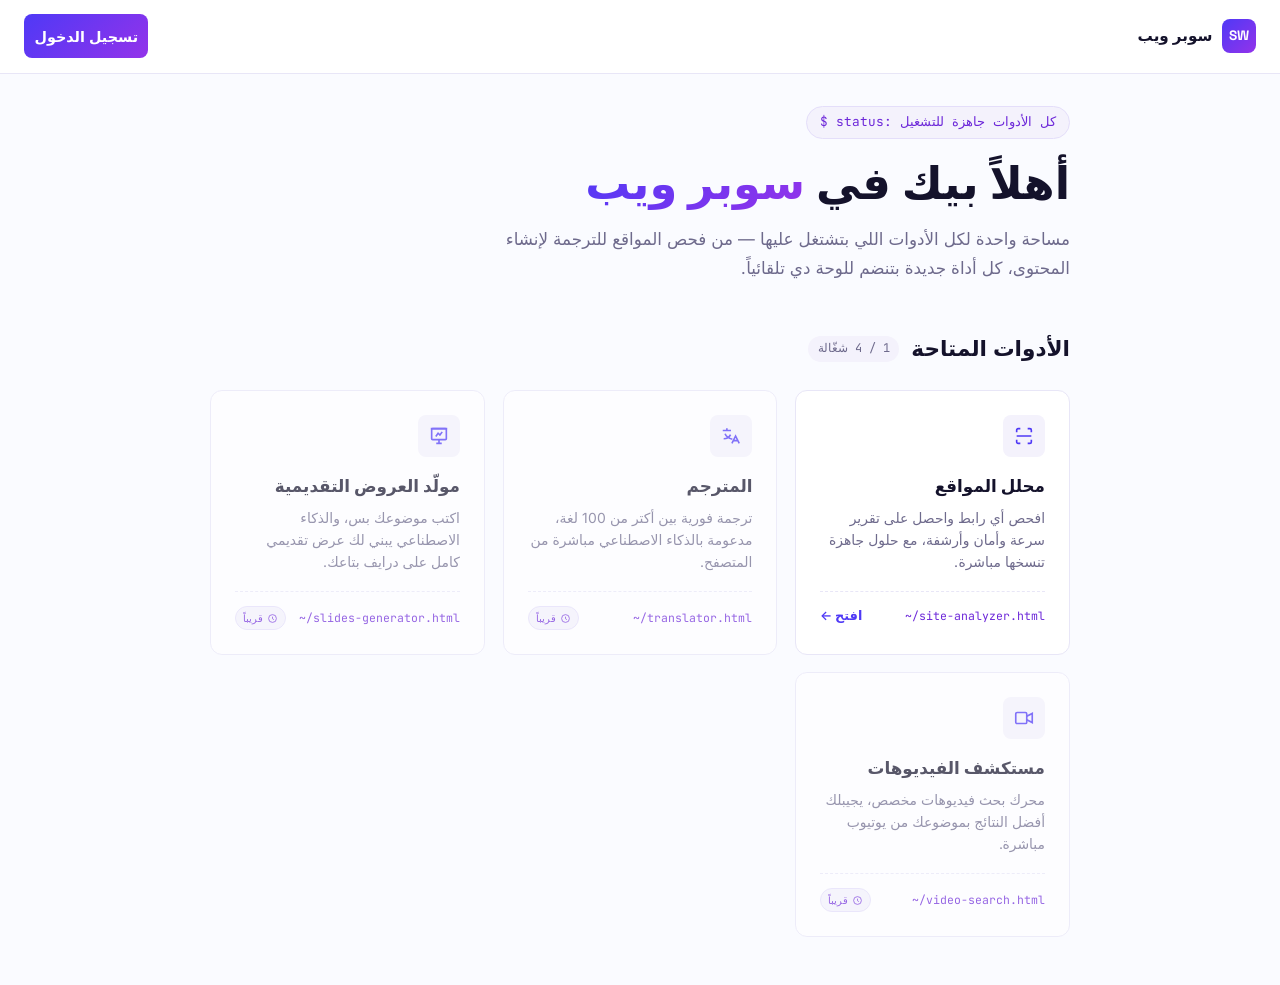
<file: index.html>
<!DOCTYPE html>
<html lang="ar" dir="rtl">
<head>
    <meta charset="UTF-8">
    <meta name="viewport" content="width=device-width, initial-scale=1.0">
    <title>سوبر ويب — أداة تحليل المواقع، مدونات بلوجر والووردبريس</title>
    <meta name="description" content="سوبر ويب: كل ما يخص تحليلات الويب. حلّل أمان، أداء، وSEO المواقع، مدونات بلوجر، قنوات اليوتيوب ومواقع الووردبريس على الهاتف والكمبيوتر مجاناً بالذكاء الاصطناعي.">
    <meta name="keywords" content="سوبر ويب, تحليل مواقع, تحليل مدونات بلوجر, فحص ووردبريس, تحليل قنوات يوتيوب, فحص SEO, فحص سرعة الموقع, أمان المواقع, تحليل الويب">

    <link rel="canonical" href="https://krack.pages.dev/">

    <link rel="icon" type="image/svg+xml" href="data:image/svg+xml,%3Csvg xmlns='http://www.w3.org/2000/svg' viewBox='0 0 100 100'%3E%3Crect width='100' height='100' rx='20' fill='%237C3AED'/%3E%3Ctext x='50' y='68' font-size='55' font-family='Arial' font-weight='bold' fill='white' text-anchor='middle'%3ESW%3C/text%3E%3C/svg%3E">


    <link rel="icon" type="image/png" sizes="48x48" href="/favicon-48x48.png">
    <link rel="shortcut icon" href="/favicon.ico">


    <meta property="og:type" content="website">
    <meta property="og:title" content="سوبر ويب — كل ما يخص تحليلات الويب واكتشاف الأداء">
    <meta property="og:description" content="تحليل واكتشاف أمان الموقع والـ SEO والأداء على الهاتف والكمبيوتر لمدونات بلوجر ومواقع الووردبريس.">
    <meta property="og:url" content="https://krack.pages.dev/">
    <meta property="og:locale" content="ar_AR">

    <script type="application/ld+json">
    {
      "@context": "https://schema.org",
      "@type": "WebApplication",
      "name": "سوبر ويب",
      "url": "https://krack.pages.dev/",
      "description": "لوحة أدوات ويب عربية مجانية: تحليل السرعة والأمان والأرشفة (SEO) بالذكاء الاصطناعي.",
      "applicationCategory": "DeveloperApplication",
      "operatingSystem": "All",
      "inLanguage": "ar"
    }
    </script>

    <!-- Fonts -->
    <link rel="preconnect" href="https://fonts.googleapis.com">
    <link rel="preconnect" href="https://fonts.gstatic.com" crossorigin>
    <link href="https://fonts.googleapis.com/css2?family=Space+Grotesk:wght@500;600;700&family=Inter:wght@400;500;600&family=JetBrains+Mono:wght@400;500&display=swap" rel="stylesheet">

    <!-- Stylesheets -->
    <link rel="stylesheet" href="style.css">

    <!-- Google tag (gtag.js) -->
    <script async src="https://www.googletagmanager.com/gtag/js?id=G-5M8JVYHFJF"></script>
    <script>
      window.dataLayer = window.dataLayer || [];
      function gtag(){dataLayer.push(arguments);}
      gtag('js', new Date());

      gtag('config', 'G-5M8JVYHFJF');
    </script>
</head>
<body class="app-body">

    <div class="app-shell app-shell--no-sidebar">

        <!-- ==================== شريط علوي بسيط: لوجو بس (بيوّدي للرئيسية) + حساب المستخدم ==================== -->
        <header class="app-topbar-simple">
            <a href="index.html" class="topbar-logo-link">
                <span class="brand-mark">SW</span>
                <span class="brand-name">سوبر ويب</span>
            </a>
            <div id="sidebar-user-box" class="topbar-user-box">
                <!-- بتتملى تلقائياً حسب حالة تسجيل الدخول -->
            </div>
        </header>

        <!-- ==================== المحتوى الرئيسي ==================== -->
        <div class="app-main app-main--full">

            <main class="app-content">

                <!-- ============ قسم الترحيب ============ -->
                <section class="hero-welcome">
                    <span class="hero-eyebrow">$ status: كل الأدوات جاهزة للتشغيل</span>
                    <h1 class="hero-title">أهلاً بيك في <span class="hero-title-accent">سوبر ويب</span></h1>
                    <p class="hero-subtitle">
                        مساحة واحدة لكل الأدوات اللي بتشتغل عليها — من فحص المواقع للترجمة
                        لإنشاء المحتوى، كل أداة جديدة بتنضم للوحة دي تلقائياً.
                    </p>
                </section>

                <!-- ============ شبكة الأدوات ============ -->
                <section class="tools-section">
                    <div class="tools-section-header">
                        <h2>الأدوات المتاحة</h2>
                        <span class="tools-count-badge" id="tools-count-badge"></span>
                    </div>

                    <div id="tools-grid" class="tools-grid">
                        <!-- بتتملى تلقائياً من tools-config.js -->
                    </div>
                </section>

            </main>
        </div>
    </div>

    <script src="tools-config.js" defer></script>
    <script src="app.js" defer></script>
</body>
</html>
</file>
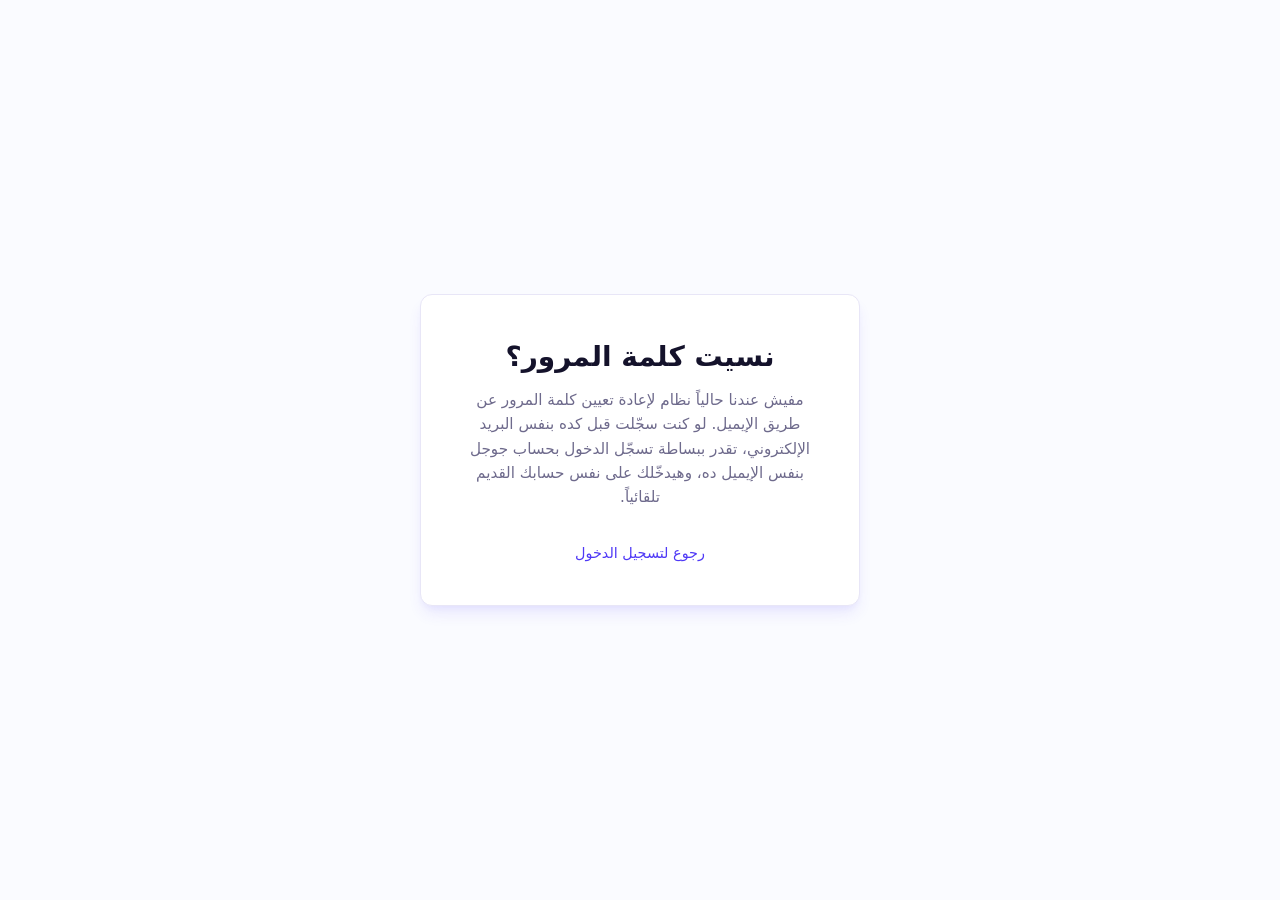
<file: forgot-password.html>
<!DOCTYPE html>
<html lang="ar" dir="rtl">
<head>
    <meta charset="UTF-8">
    <meta name="viewport" content="width=device-width, initial-scale=1.0">
    <title>نسيت كلمة المرور — سوبر ويب</title>
    <meta name="robots" content="noindex, follow">
    <link rel="icon" type="image/svg+xml" href="data:image/svg+xml,%3Csvg xmlns='http://www.w3.org/2000/svg' viewBox='0 0 100 100'%3E%3Crect width='100' height='100' rx='20' fill='%237C3AED'/%3E%3Ctext x='50' y='68' font-size='55' font-family='Arial' font-weight='bold' fill='white' text-anchor='middle'%3ESW%3C/text%3E%3C/svg%3E">

    <!-- مكتبة Google Identity Services اتنقلت تحت script.js (آخر الصفحة) عشان الترتيب يبقى صح -->

    <link rel="stylesheet" href="style.css">
</head>
<body>

    <main class="login-container">
        <section class="login-card">

            <header class="login-header">
                <h1>نسيت كلمة المرور؟</h1>
                <p>
                    مفيش عندنا حالياً نظام لإعادة تعيين كلمة المرور عن طريق الإيميل.
                    لو كنت سجّلت قبل كده بنفس البريد الإلكتروني، تقدر ببساطة تسجّل الدخول
                    بحساب جوجل بنفس الإيميل ده، وهيدخّلك على نفس حسابك القديم تلقائياً.
                </p>
            </header>

            <div class="social-login">
                <div id="g_id_onload"
                     data-client_id="205809787174-a73p118a4mmkpn6cju1dnqcm07eut7v4.apps.googleusercontent.com"
                     data-context="signin"
                     data-ux_mode="popup"
                     data-callback="handleGoogleLogin"
                     data-close_on_tap_outside="false"
                     data-itp_support="true">
                </div>

                <div class="g_id_signin"
                     data-type="standard"
                     data-shape="pill"
                     data-theme="outline"
                     data-text="continue_with"
                     data-size="large"
                     data-logo_alignment="left">
                </div>
            </div>

            <footer class="login-footer">
                <p><a href="login.html">رجوع لتسجيل الدخول</a></p>
            </footer>

        </section>
    </main>

    <script src="script.js" defer></script>

    <!-- مكتبة Google Identity Services — بعد script.js بالظبط، بدون async -->
    <script src="https://accounts.google.com/gsi/client" defer></script>

</body>
</html>
</file>
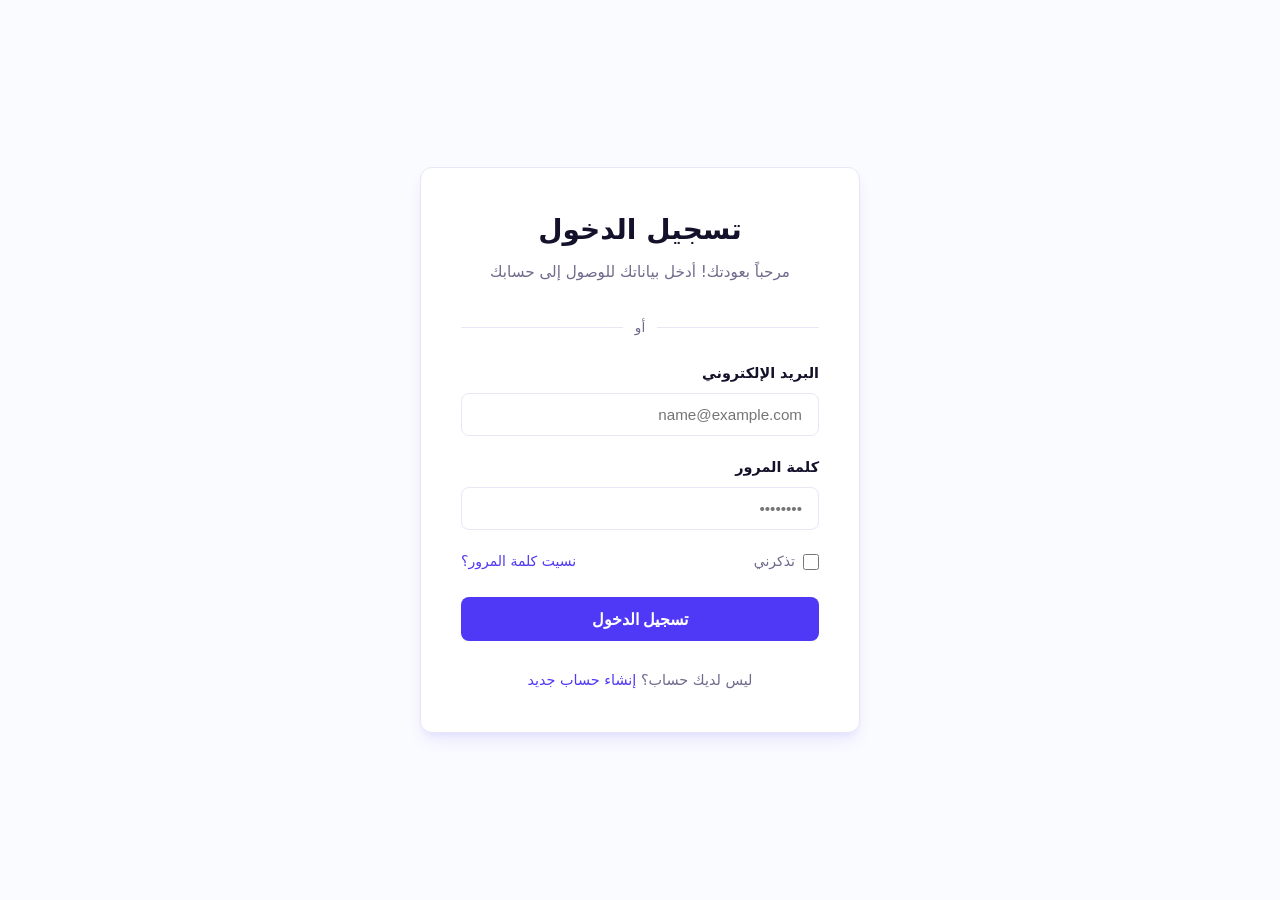
<file: login.html>
<!DOCTYPE html>
<html lang="ar" dir="rtl">
<head>
    <meta charset="UTF-8">
    <meta name="viewport" content="width=device-width, initial-scale=1.0">
    <title>تسجيل الدخول — سوبر ويب</title>
    <meta name="robots" content="noindex, follow">
    <link rel="icon" type="image/svg+xml" href="data:image/svg+xml,%3Csvg xmlns='http://www.w3.org/2000/svg' viewBox='0 0 100 100'%3E%3Crect width='100' height='100' rx='20' fill='%237C3AED'/%3E%3Ctext x='50' y='68' font-size='55' font-family='Arial' font-weight='bold' fill='white' text-anchor='middle'%3ESW%3C/text%3E%3C/svg%3E">

    <!-- ربط ملف CSS -->
    <link rel="stylesheet" href="style.css">
</head>
<body>

    <main class="login-container">
        <section class="login-card">
            
            <!-- رأس الصفحة -->
            <header class="login-header">
                <h1>تسجيل الدخول</h1>
                <p>مرحباً بعودتك! أدخل بياناتك للوصول إلى حسابك</p>
            </header>

            <!-- خيار التسجيل عبر جوجل الرسمي -->
            <div class="social-login">
                <div id="g_id_onload"
                     data-client_id="205809787174-a73p118a4mmkpn6cju1dnqcm07eut7v4.apps.googleusercontent.com"
                     data-context="signin"
                     data-ux_mode="popup"
                     data-callback="handleGoogleLogin"
                     data-close_on_tap_outside="false"
                     data-itp_support="true">
                </div>

                <div class="g_id_signin"
                     data-type="standard"
                     data-shape="pill"
                     data-theme="outline"
                     data-text="continue_with"
                     data-size="large"
                     data-logo_alignment="left">
                </div>
            </div>

            <!-- فاصل -->
            <div class="divider">
                <span>أو</span>
            </div>

            <!-- نموذج التسجيل العادي -->
            <form id="login-form" action="#" method="POST" novalidate>
                
                <div class="form-group">
                    <label for="email">البريد الإلكتروني</label>
                    <input type="email" id="email" name="email" placeholder="name@example.com" required autocomplete="email">
                </div>

                <div class="form-group">
                    <label for="password">كلمة المرور</label>
                    <input type="password" id="password" name="password" placeholder="••••••••" required autocomplete="current-password">
                </div>

                <div class="form-actions">
                    <label class="remember-me">
                        <input type="checkbox" id="remember" name="remember">
                        <span>تذكرني</span>
                    </label>
                    <a href="forgot-password.html" class="forgot-password">نسيت كلمة المرور؟</a>
                </div>

                <button type="submit" class="btn-primary" id="submit-btn">تسجيل الدخول</button>

            </form>

            <!-- أسفل الكارت -->
            <footer class="login-footer">
                <p>ليس لديك حساب؟ <a href="register.html">إنشاء حساب جديد</a></p>
            </footer>

        </section>
    </main>

    <!-- ربط ملف الـ JavaScript المنفصل الأول، عشان window.handleGoogleLogin يتعرّف قبل ما مكتبة جوجل تدوّر عليه -->
    <script src="script.js" defer></script>

    <!-- مكتبة Google Identity Services — لازم تتحمّل بعد script.js بالظبط (بدون async) -->
    <script src="https://accounts.google.com/gsi/client" defer></script>

</body>
</html>
</file>
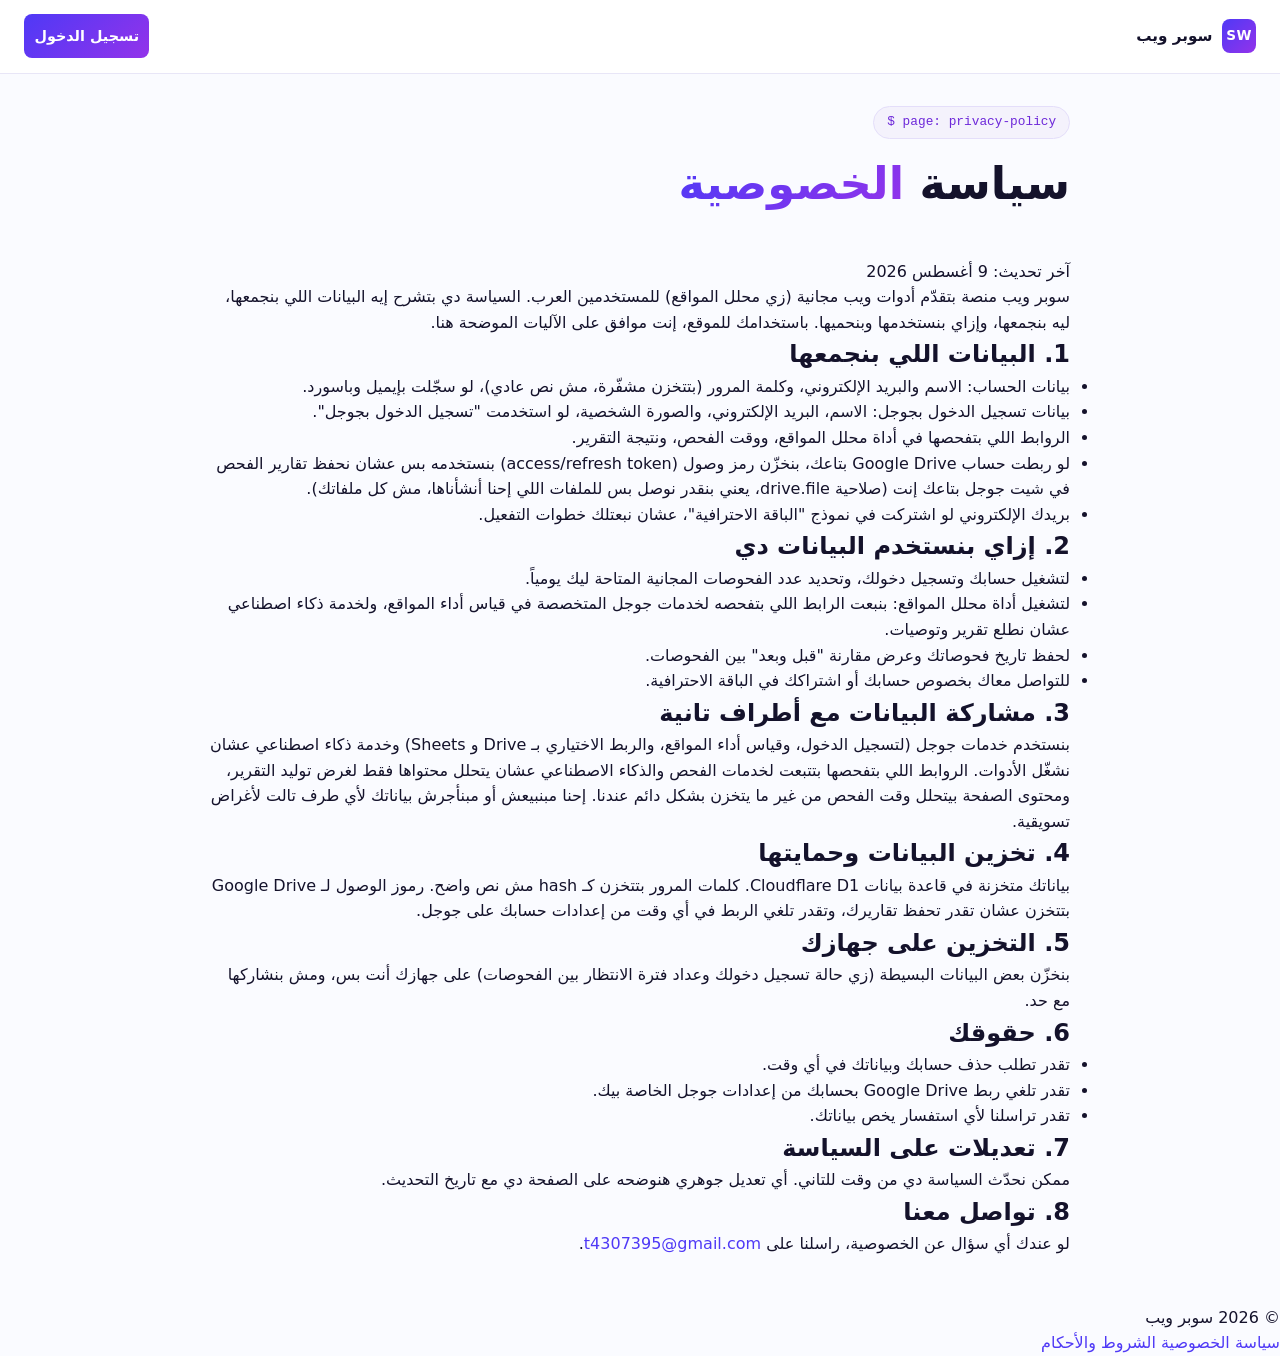
<file: privacy.html>
<!DOCTYPE html>
<html lang="ar" dir="rtl">
<head>
    <meta charset="UTF-8">
    <meta name="viewport" content="width=device-width, initial-scale=1.0">
    <title>سياسة الخصوصية — سوبر ويب</title>
    <meta name="description" content="سياسة الخصوصية الخاصة بمنصة سوبر ويب: إزاي بنجمع بياناتك ونستخدمها ونحميها.">
    <link rel="canonical" href="https://krack.pages.dev/privacy">

        <style>
      /* CSS حرجة مضمّنة: بتمنع ظهور صفحة مكسورة/بلا تنسيق أثناء تحميل style.css بشكل غير-حاجز للعرض */
      html{background:#FAFBFF;}
      body{margin:0;box-sizing:border-box;font-family:'Inter',system-ui,-apple-system,BlinkMacSystemFont,'Segoe UI',Roboto,sans-serif;background-color:#FAFBFF;color:#14122B;min-height:100vh;display:flex;flex-direction:column;}
    </style>
    <link rel="preload" href="/style.css" as="style" onload="this.rel='stylesheet'">
    <noscript><link rel="stylesheet" href="/style.css"></noscript>
</head>
<body class="app-body">

    <div class="app-shell app-shell--no-sidebar">

        <header class="app-topbar-simple">
            <a href="/index.html" class="topbar-logo-link">
                <span class="brand-mark">SW</span>
                <span class="brand-name">سوبر ويب</span>
            </a>
            <div id="sidebar-user-box" class="topbar-user-box"></div>
        </header>

        <div class="app-main app-main--full">

            <main class="app-content">

                <section class="hero-welcome">
                    <span class="hero-eyebrow">$ page: privacy-policy</span>
                    <h1 class="hero-title">سياسة <span class="hero-title-accent">الخصوصية</span></h1>
                </section>

                <section class="legal-content">
                    <p class="legal-updated">آخر تحديث: 9 أغسطس 2026</p>

                    <p>
                        سوبر ويب منصة بتقدّم أدوات ويب مجانية (زي محلل المواقع) للمستخدمين العرب.
                        السياسة دي بتشرح إيه البيانات اللي بنجمعها، ليه بنجمعها، وإزاي بنستخدمها وبنحميها.
                        باستخدامك للموقع، إنت موافق على الآليات الموضحة هنا.
                    </p>

                    <h2>1. البيانات اللي بنجمعها</h2>
                    <ul>
                        <li>بيانات الحساب: الاسم والبريد الإلكتروني، وكلمة المرور (بتتخزن مشفّرة، مش نص عادي)، لو سجّلت بإيميل وباسورد.</li>
                        <li>بيانات تسجيل الدخول بجوجل: الاسم، البريد الإلكتروني، والصورة الشخصية، لو استخدمت "تسجيل الدخول بجوجل".</li>
                        <li>الروابط اللي بتفحصها في أداة محلل المواقع، ووقت الفحص، ونتيجة التقرير.</li>
                        <li>لو ربطت حساب Google Drive بتاعك، بنخزّن رمز وصول (access/refresh token) بنستخدمه بس عشان نحفظ تقارير الفحص في شيت جوجل بتاعك إنت (صلاحية drive.file، يعني بنقدر نوصل بس للملفات اللي إحنا أنشأناها، مش كل ملفاتك).</li>
                        <li>بريدك الإلكتروني لو اشتركت في نموذج "الباقة الاحترافية"، عشان نبعتلك خطوات التفعيل.</li>
                    </ul>

                    <h2>2. إزاي بنستخدم البيانات دي</h2>
                    <ul>
                        <li>لتشغيل حسابك وتسجيل دخولك، وتحديد عدد الفحوصات المجانية المتاحة ليك يومياً.</li>
                        <li>لتشغيل أداة محلل المواقع: بنبعت الرابط اللي بتفحصه لخدمات جوجل المتخصصة في قياس أداء المواقع، ولخدمة ذكاء اصطناعي عشان نطلع تقرير وتوصيات.</li>
                        <li>لحفظ تاريخ فحوصاتك وعرض مقارنة "قبل وبعد" بين الفحوصات.</li>
                        <li>للتواصل معاك بخصوص حسابك أو اشتراكك في الباقة الاحترافية.</li>
                    </ul>

                    <h2>3. مشاركة البيانات مع أطراف تانية</h2>
                    <p>
                        بنستخدم خدمات جوجل (لتسجيل الدخول، وقياس أداء المواقع، والربط الاختياري بـ Drive و Sheets) وخدمة ذكاء اصطناعي
                        عشان نشغّل الأدوات. الروابط اللي بتفحصها بتتبعت لخدمات الفحص والذكاء الاصطناعي عشان يتحلل محتواها فقط لغرض توليد التقرير،
                        ومحتوى الصفحة بيتحلل وقت الفحص من غير ما يتخزن بشكل دائم عندنا. إحنا مبنبيعش أو مبنأجرش بياناتك لأي طرف تالت لأغراض تسويقية.
                    </p>

                    <h2>4. تخزين البيانات وحمايتها</h2>
                    <p>
                        بياناتك متخزنة في قاعدة بيانات Cloudflare D1. كلمات المرور بتتخزن كـ hash مش نص واضح.
                        رموز الوصول لـ Google Drive بتتخزن عشان تقدر تحفظ تقاريرك، وتقدر تلغي الربط في أي وقت من إعدادات حسابك على جوجل.
                    </p>

                    <h2>5. التخزين على جهازك</h2>
                    <p>
                        بنخزّن بعض البيانات البسيطة (زي حالة تسجيل دخولك وعداد فترة الانتظار بين الفحوصات) على جهازك أنت بس، ومش بنشاركها مع حد.
                    </p>

                    <h2>6. حقوقك</h2>
                    <ul>
                        <li>تقدر تطلب حذف حسابك وبياناتك في أي وقت.</li>
                        <li>تقدر تلغي ربط Google Drive بحسابك من إعدادات جوجل الخاصة بيك.</li>
                        <li>تقدر تراسلنا لأي استفسار يخص بياناتك.</li>
                    </ul>

                    <h2>7. تعديلات على السياسة</h2>
                    <p>
                        ممكن نحدّث السياسة دي من وقت للتاني. أي تعديل جوهري هنوضحه على الصفحة دي مع تاريخ التحديث.
                    </p>

                    <h2>8. تواصل معنا</h2>
                    <p>
                        لو عندك أي سؤال عن الخصوصية، راسلنا على <a href="mailto:t4307395@gmail.com">t4307395@gmail.com</a>.
                    </p>
                </section>

            </main>

            <footer class="app-footer">
                <span>© <span id="footer-year"></span> سوبر ويب</span>
                <div class="app-footer-links">
                    <a href="/privacy.html">سياسة الخصوصية</a>
                    <a href="/terms.html">الشروط والأحكام</a>
                </div>
            </footer>
        </div>
    </div>

    <script src="/tools-config.js" defer></script>
    <script src="/app.js" defer></script>
    <script>document.getElementById('footer-year').textContent = new Date().getFullYear();</script>

</body>
</html>
</file>
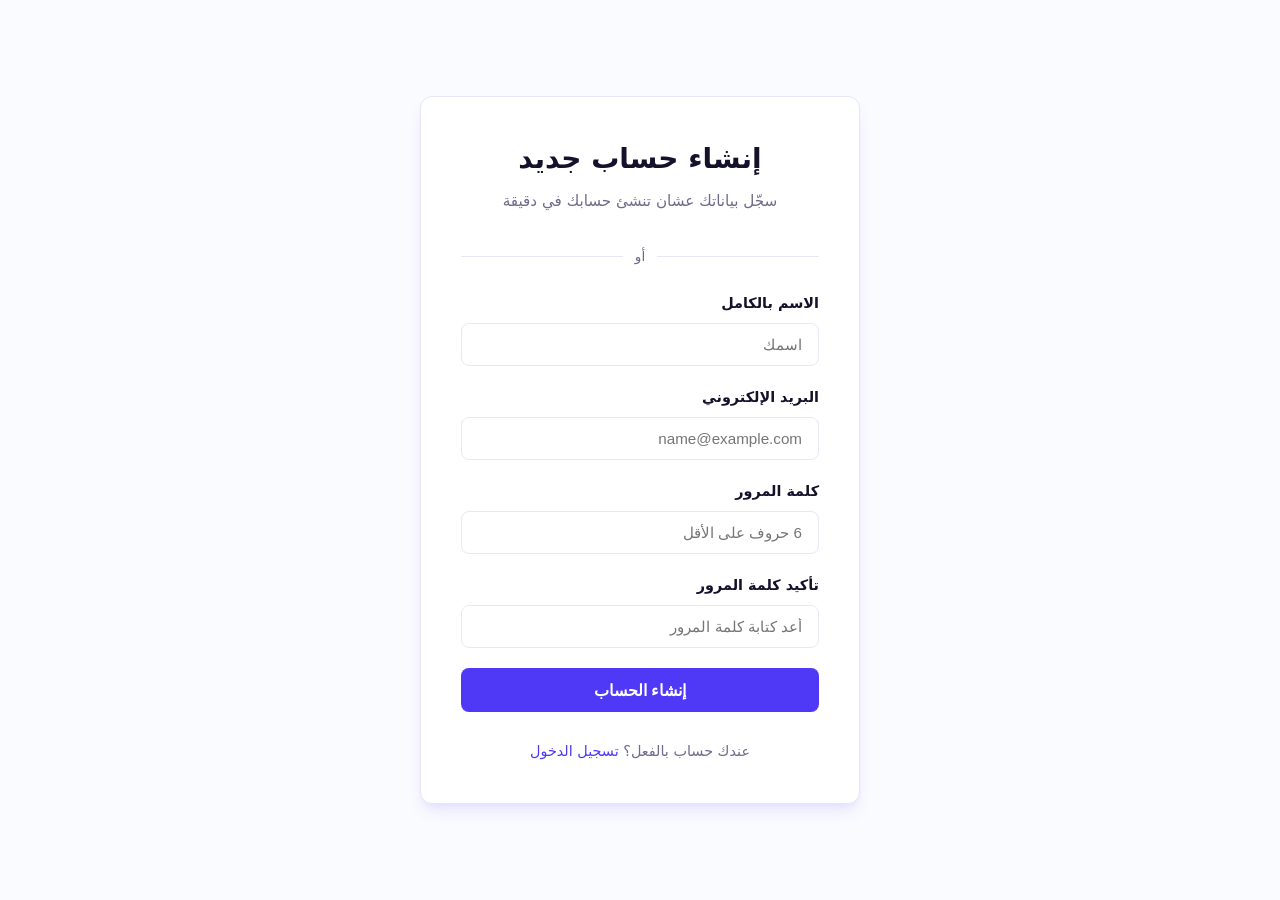
<file: register.html>
<!DOCTYPE html>
<html lang="ar" dir="rtl">
<head>
    <meta charset="UTF-8">
    <meta name="viewport" content="width=device-width, initial-scale=1.0">
    <title>إنشاء حساب جديد — سوبر ويب</title>
    <meta name="robots" content="noindex, follow">
    <link rel="icon" type="image/svg+xml" href="data:image/svg+xml,%3Csvg xmlns='http://www.w3.org/2000/svg' viewBox='0 0 100 100'%3E%3Crect width='100' height='100' rx='20' fill='%237C3AED'/%3E%3Ctext x='50' y='68' font-size='55' font-family='Arial' font-weight='bold' fill='white' text-anchor='middle'%3ESW%3C/text%3E%3C/svg%3E">

    <!-- مكتبة Google Identity Services اتنقلت تحت script.js (آخر الصفحة) عشان الترتيب يبقى صح -->

    <link rel="stylesheet" href="style.css">
</head>
<body>

    <main class="login-container">
        <section class="login-card">

            <header class="login-header">
                <h1>إنشاء حساب جديد</h1>
                <p>سجّل بياناتك عشان تنشئ حسابك في دقيقة</p>
            </header>

            <!-- التسجيل عبر جوجل (بيعمل حساب جديد تلقائياً لو الإيميل مش موجود) -->
            <div class="social-login">
                <div id="g_id_onload"
                     data-client_id="205809787174-a73p118a4mmkpn6cju1dnqcm07eut7v4.apps.googleusercontent.com"
                     data-context="signup"
                     data-ux_mode="popup"
                     data-callback="handleGoogleLogin"
                     data-close_on_tap_outside="false"
                     data-itp_support="true">
                </div>

                <div class="g_id_signin"
                     data-type="standard"
                     data-shape="pill"
                     data-theme="outline"
                     data-text="signup_with"
                     data-size="large"
                     data-logo_alignment="left">
                </div>
            </div>

            <div class="divider">
                <span>أو</span>
            </div>

            <form id="register-form" action="#" method="POST" novalidate>

                <div class="form-group">
                    <label for="reg-name">الاسم بالكامل</label>
                    <input type="text" id="reg-name" name="name" placeholder="اسمك" required autocomplete="name">
                </div>

                <div class="form-group">
                    <label for="reg-email">البريد الإلكتروني</label>
                    <input type="email" id="reg-email" name="email" placeholder="name@example.com" required autocomplete="email">
                </div>

                <div class="form-group">
                    <label for="reg-password">كلمة المرور</label>
                    <input type="password" id="reg-password" name="password" placeholder="6 حروف على الأقل" required autocomplete="new-password">
                </div>

                <div class="form-group">
                    <label for="reg-confirm-password">تأكيد كلمة المرور</label>
                    <input type="password" id="reg-confirm-password" name="confirm_password" placeholder="أعد كتابة كلمة المرور" required autocomplete="new-password">
                </div>

                <button type="submit" class="btn-primary" id="register-submit-btn">إنشاء الحساب</button>

            </form>

            <footer class="login-footer">
                <p>عندك حساب بالفعل؟ <a href="login.html">تسجيل الدخول</a></p>
            </footer>

        </section>
    </main>

    <script src="script.js" defer></script>

    <!-- مكتبة Google Identity Services — بعد script.js بالظبط، بدون async -->
    <script src="https://accounts.google.com/gsi/client" defer></script>

</body>
</html>
</file>
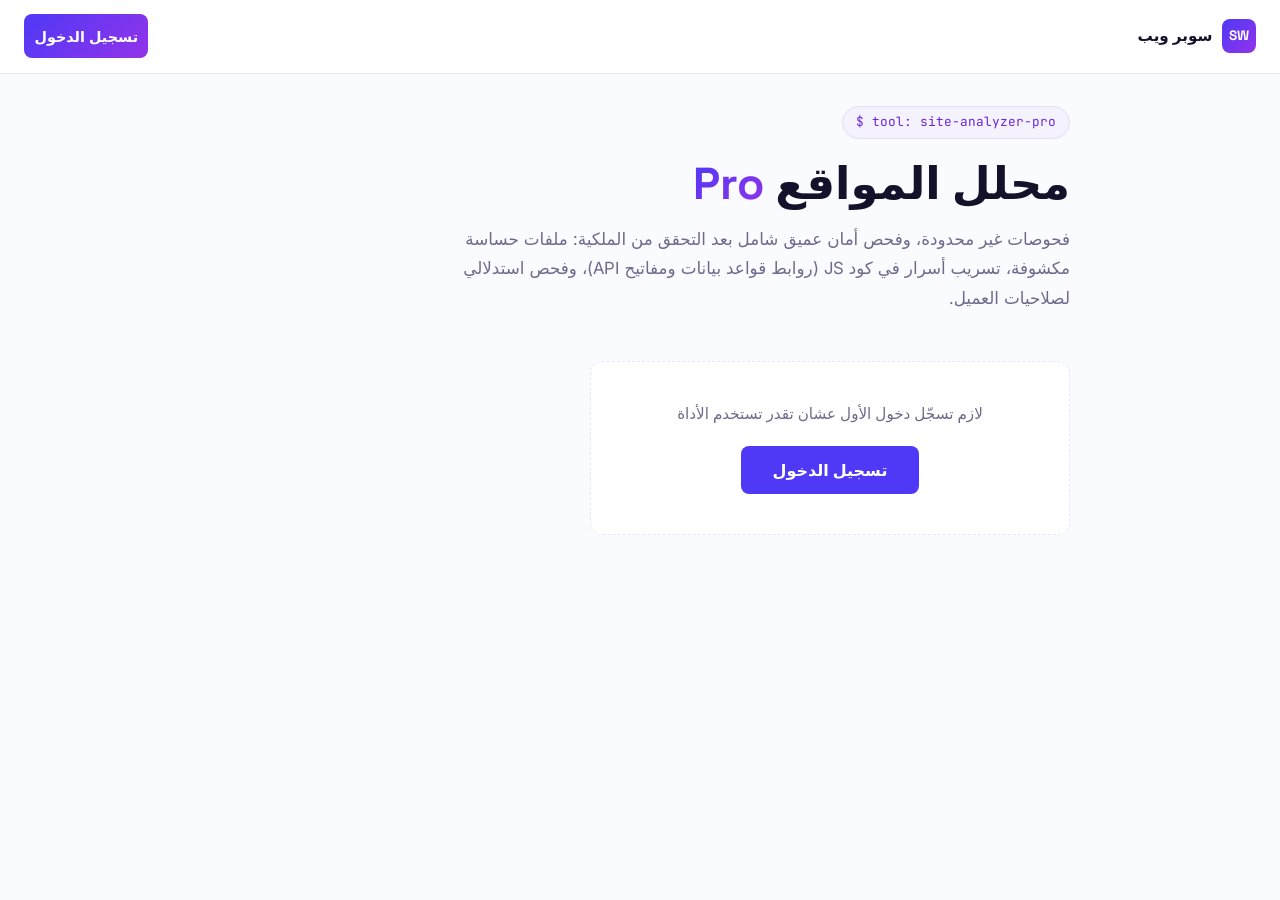
<file: site-analyzer-honorable.html>
<!DOCTYPE html>
<html lang="ar" dir="rtl">
<head>
    <meta charset="UTF-8">
    <meta name="viewport" content="width=device-width, initial-scale=1.0">
    <title>محلل المواقع Pro — سوبر ويب</title>
    <meta name="robots" content="noindex, nofollow">

    <link rel="icon" type="image/svg+xml" href="data:image/svg+xml,%3Csvg xmlns='http://www.w3.org/2000/svg' viewBox='0 0 100 100'%3E%3Crect width='100' height='100' rx='20' fill='%237C3AED'/%3E%3Ctext x='50' y='68' font-size='55' font-family='Arial' font-weight='bold' fill='white' text-anchor='middle'%3ESW%3C/text%3E%3C/svg%3E">

    <link rel="preconnect" href="https://fonts.googleapis.com">
    <link rel="preconnect" href="https://fonts.gstatic.com" crossorigin>
    <link href="https://fonts.googleapis.com/css2?family=Space+Grotesk:wght@500;600;700&family=Inter:wght@400;500;600&family=JetBrains+Mono:wght@400;500&display=swap" rel="stylesheet">

    <script src="https://accounts.google.com/gsi/client" async defer></script>

    <link rel="stylesheet" href="style.css">
</head>
<body class="app-body">

    <div class="app-shell app-shell--no-sidebar">

        <header class="app-topbar-simple">
            <a href="index.html" class="topbar-logo-link">
                <span class="brand-mark">SW</span>
                <span class="brand-name">سوبر ويب</span>
            </a>
            <div id="sidebar-user-box" class="topbar-user-box"></div>
        </header>

        <div class="app-main app-main--full">

            <main class="app-content">

                <section class="hero-welcome">
                    <span class="hero-eyebrow">$ tool: site-analyzer-pro</span>
                    <h1 class="hero-title">محلل المواقع <span class="hero-title-accent">Pro</span></h1>
                    <p class="hero-subtitle">
                        فحوصات غير محدودة، وفحص أمان عميق شامل بعد التحقق من الملكية: ملفات حساسة مكشوفة، تسريب أسرار في كود JS (روابط قواعد بيانات ومفاتيح API)، وفحص استدلالي لصلاحيات العميل.
                    </p>
                </section>

                <!-- ============ قفل الاشتراك (يظهر لو الحساب مش Pro) ============ -->
                <section class="pro-lock-box" id="pro-lock-box" style="display:none;">
                    <h3>الأداة دي لمشتركي Pro بس</h3>
                    <p id="pro-lock-message">حسابك الحالي مش مفعّل عليه اشتراك Pro. تواصل معانا لتفعيل الاشتراك.</p>
                </section>

                <!-- ============ مواقعي — زرار يفتح نافذة منبثقة بدل قسم دايمًا مفتوح ============ -->
                <section class="my-sites-box" id="my-sites-box" style="display:none;">
                    <button type="button" id="open-my-sites-btn" class="btn-secondary my-sites-open-btn">
                        🌐 مواقعي <span id="my-sites-count-badge" class="my-sites-count-badge"></span>
                    </button>
                    <p id="my-sites-selected-hint" class="ownership-note"></p>
                </section>

                <!-- نافذة منبثقة: إدارة مواقعي (قائمة + إضافة + تحقق) -->
                <div class="my-sites-modal-overlay" id="my-sites-modal-overlay" style="display:none;">
                    <div class="my-sites-modal-box">
                        <div class="my-sites-modal-header">
                            <h3>مواقعي</h3>
                            <button type="button" id="close-my-sites-modal" class="modal-close-btn">✕</button>
                        </div>
                        <p class="ownership-note">الموقع لازم يكون متحقق من ملكيته عشان تقدر تعمل عليه فحص أمان عميق (ثغرات).</p>

                        <div id="my-sites-list" class="my-sites-list"><!-- بيتولد ديناميكياً --></div>

                        <div class="add-site-box">
                            <input type="url" id="new-site-url" class="analyzer-input" placeholder="https://موقعك.com">
                            <button type="button" id="add-site-btn" class="btn-secondary">إضافة والتحقق من الملكية</button>
                        </div>

                        <!-- خطوات التحقق (تظهر بعد الضغط على "إضافة") -->
                        <div class="ownership-step" id="ownership-step-instructions" style="display:none;">
                            <p>اعمل ملف اسمه <code>superweb-verify.txt</code> في جذر موقعك، وحط جواه الكود ده بالظبط:</p>
                            <pre id="ownership-token-display" class="code-display"></pre>
                            <p class="ownership-note">لازم يكون متاح على: <code id="ownership-file-url"></code></p>
                            <button type="button" id="check-verify-btn" class="btn-primary">تحقق الآن</button>
                            <span id="ownership-status"></span>
                        </div>
                    </div>
                </div>

                <!-- ============ فورم الفحص (يظهر بس لو مسجل دخول ومشترك Pro) ============ -->
                <section class="analyzer-input-section" id="analyzer-input-section">
                    <p class="ownership-note">فحص عادي غير محدود لأي رابط. لو الموقع من "مواقعي" المتحقق منها، هتقدر تفعّل فحص الأمان العميق (الثغرات) كمان.</p>
                    <form id="analyze-form" class="analyzer-form">
                        <input
                            type="url"
                            id="analyze-url"
                            class="analyzer-input"
                            placeholder="https://example.com أو اختار من مواقعي تحت"
                            required
                        >
                        <button type="submit" id="analyze-btn" class="btn-primary analyzer-submit">
                            ابدأ الفحص
                        </button>
                    </form>

                    <div class="deep-scan-box" id="deep-scan-box">
                        <label class="deep-scan-toggle">
                            <input type="checkbox" id="deep-scan-checkbox" disabled>
                            <span class="deep-scan-toggle-title">فحص أمان عميق</span>
                        </label>
                        <p id="deep-scan-label" class="deep-scan-status deep-scan-status--off">🔒 غير متاح — اختار موقع متحقق منه من "مواقعي" الأول</p>
                    </div>

                    <div class="multi-page-box">
                        <p class="ownership-note">فحص صفحات إضافية من نفس الموقع (اختياري، سطر لكل رابط):</p>
                        <textarea id="extra-urls" class="analyzer-textarea" placeholder="https://example.com/page2&#10;https://example.com/page3" rows="3"></textarea>
                    </div>
                </section>

                <!-- ============ تحليل المنافسين (أداة مستقلة، Pro) ============ -->
                <section class="competitor-box" id="competitor-box" style="display:none;">
                    <button type="button" id="open-competitor-btn" class="btn-secondary">⚔️ تحليل منافس</button>
                </section>

                <div class="my-sites-modal-overlay" id="competitor-modal-overlay" style="display:none;">
                    <div class="my-sites-modal-box">
                        <div class="my-sites-modal-header">
                            <h3>تحليل منافسين</h3>
                            <button type="button" id="close-competitor-modal" class="modal-close-btn">✕</button>
                        </div>
                        <p class="ownership-note">هنفحص الموقعين ونديك نصايح لموقعك إنت بس — إزاي تتفوق على المنافس.</p>

                        <label class="ownership-note" for="competitor-my-url">رابط موقعك</label>
                        <input type="url" id="competitor-my-url" class="analyzer-input" placeholder="https://موقعك.com">

                        <label class="ownership-note" for="competitor-url" style="margin-top:0.6rem; display:block;">رابط المنافس</label>
                        <input type="url" id="competitor-url" class="analyzer-input" placeholder="https://المنافس.com">

                        <button type="button" id="run-competitor-btn" class="btn-primary" style="margin-top:0.8rem;">قارن الآن</button>

                        <div id="competitor-result" class="competitor-result" style="display:none;"></div>
                    </div>
                </div>

                <!-- ============ رسالة تسجيل الدخول الإجباري ============ -->
                <section class="login-required-box" id="login-required-box" style="display:none;">
                    <p>لازم تسجّل دخول الأول عشان تقدر تستخدم الأداة</p>
                    <a href="login.html" class="btn-primary">تسجيل الدخول</a>
                </section>

                <!-- ============ حالة التحميل ============ -->
                <div id="analyze-loading" class="analyzer-loading" style="display:none;">
                    <div class="loading-spinner"></div>
                    <span id="loading-step-text">بنفحص الموقع...</span>
                </div>

                <!-- ============ النتائج ============ -->
                <section id="analyze-results" class="analyzer-results" style="display:none;">

                    <div class="results-top-bar">
                        <div id="comparison-badge" class="comparison-badge" style="display:none;"></div>
                        <button id="print-report-btn" class="print-btn">🖨️ تصدير PDF / طباعة</button>
                    </div>

                    <!-- ملخص عام + دوائر النتائج -->
                    <div class="report-overview">

                        <div id="crux-card" class="crux-card" style="display:none;">
                            <span class="crux-badge">👥 بيانات حقيقية من زوار الموقع</span>
                            <div class="crux-metrics" id="crux-metrics"></div>
                            <span class="crux-note" id="crux-note"></span>
                        </div>

                        <div class="device-tabs" id="device-tabs">
                            <button class="device-tab is-active" data-device="mobile">📱 الموبايل</button>
                            <button class="device-tab" data-device="desktop">💻 الديسكتوب</button>
                        </div>

                        <div class="device-panel" id="device-panel-mobile">
                            <div class="device-content">
                                <div class="score-gauges" id="score-gauges-mobile"></div>
                                <div class="device-screenshot-wrap">
                                    <img id="screenshot-mobile" class="device-screenshot device-screenshot--mobile" alt="لقطة شاشة للموقع على الموبايل">
                                </div>
                            </div>
                        </div>

                        <div class="device-panel" id="device-panel-desktop" style="display:none;">
                            <div class="device-content">
                                <div class="score-gauges" id="score-gauges-desktop"></div>
                                <div class="device-screenshot-wrap">
                                    <img id="screenshot-desktop" class="device-screenshot device-screenshot--desktop" alt="لقطة شاشة للموقع على الديسكتوب">
                                </div>
                            </div>
                        </div>

                        <div class="report-summary-strip" id="report-summary-strip">
                            <!-- بيتولد ديناميكياً -->
                        </div>
                    </div>

                    <!-- تفاصيل SEO -->
                    <div class="result-block" id="seo-details-card">
                        <h3>تفاصيل الأرشفة (SEO)</h3>
                        <div id="seo-details-grid" class="seo-details-grid"></div>
                    </div>

                    <!-- GEO: الظهور في محركات الذكاء الاصطناعي -->
                    <div class="result-block" id="geo-card">
                        <h3>الظهور في محركات الذكاء الاصطناعي (GEO)</h3>
                        <div id="geo-details-grid" class="seo-details-grid"></div>
                    </div>

                    <!-- نتائج الفحص العميق (يظهر بس لو الفحص العميق كان مفعّل) -->
                    <div class="result-block" id="deep-scan-results-card" style="display:none;">
                        <h3>🔍 نتائج الفحص العميق (Pro)</h3>
                        <p class="ownership-note">كل حاجة اتفحصت فعليًا، حتى اللي طلعت نضيفة — عشان تعرف بالظبط إحنا فحصنا إيه.</p>
                        <div id="deep-scan-results-grid" class="seo-details-grid"></div>
                    </div>

                    <!-- تطور الأداء عبر الوقت (رسم بياني بسيط، Pro) -->
                    <div class="result-block" id="trend-chart-card" style="display:none;">
                        <h3>📈 تطور الأداء والـ SEO عبر الوقت</h3>
                        <div id="trend-chart-container"></div>
                    </div>

                    <!-- الحلول المقترحة -->
                    <div class="result-block">
                        <div class="fixes-header">
                            <h3 id="fixes-count">الحلول المقترحة <span id="key-indicator" class="key-indicator"></span></h3>
                            <div class="fixes-filter" id="fixes-filter">
                                <button class="filter-chip is-active" data-filter="all">الكل</button>
                                <button class="filter-chip" data-filter="critical">حرجة</button>
                                <button class="filter-chip" data-filter="high">مهمة</button>
                                <button class="filter-chip" data-filter="medium">بسيطة</button>
                            </div>
                        </div>
                        <div id="result-fixes" class="fixes-list"></div>
                    </div>

                    <div class="result-block">
                        <h3>وصف Meta مقترح <button class="copy-btn" data-copy-target="result-meta">نسخ</button></h3>
                        <code id="result-meta" class="result-code"></code>
                    </div>

                    <div class="result-block">
                        <h3>كود Schema Markup جاهز <button class="copy-btn" data-copy-target="result-schema">نسخ</button></h3>
                        <pre id="result-schema" class="result-code result-code--block"></pre>
                    </div>

                    <div class="result-block result-block--save">
                        <div id="drive-not-connected">
                            <p>عايز تحتفظ بتاريخ فحوصاتك؟</p>
                            <button id="connect-drive-btn" class="btn-primary">اربط Drive بتاعك</button>
                        </div>
                        <div id="drive-connected" style="display:none;">
                            <button id="save-report-btn" class="btn-primary">احفظ النتيجة في Drive</button>
                            <a id="sheet-link" href="#" target="_blank" style="display:none;">افتح سجل الفحوصات ←</a>
                        </div>
                    </div>

                </section>

            </main>
        </div>
    </div>

    <script src="tools-config.js" defer></script>
    <script src="app.js" defer></script>
    <script src="site-analyzer-honorable.js" defer></script>

</body>
</html>
</file>
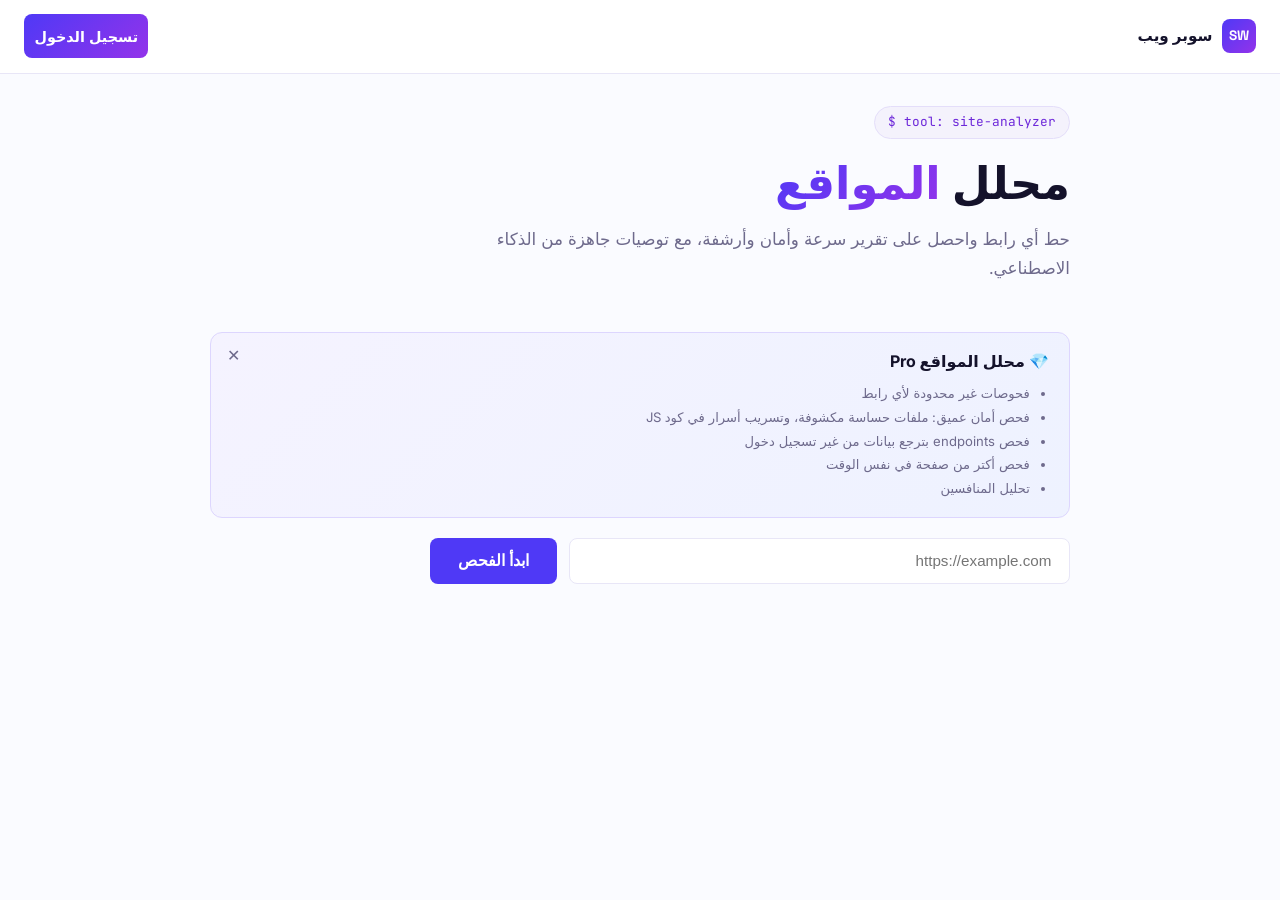
<file: site-analyzer.html>
<!DOCTYPE html>
<html lang="ar" dir="rtl">
<head>
    <meta charset="UTF-8">
    <meta name="viewport" content="width=device-width, initial-scale=1.0">
    <title>محلل المواقع — تحليل السرعة والأمان وSEO مجاناً | سوبر ويب</title>
    <meta name="description" content="حط رابط موقعك واحصل فوراً على تقرير سرعة وأمان وأرشفة (SEO) كامل، مع توصيات إصلاح جاهزة من الذكاء الاصطناعي وكود جاهز للنسخ.">
    <link rel="canonical" href="https://krack.pages.dev/site-analyzer.html">

    <link rel="icon" type="image/svg+xml" href="data:image/svg+xml,%3Csvg xmlns='http://www.w3.org/2000/svg' viewBox='0 0 100 100'%3E%3Crect width='100' height='100' rx='20' fill='%237C3AED'/%3E%3Ctext x='50' y='68' font-size='55' font-family='Arial' font-weight='bold' fill='white' text-anchor='middle'%3ESW%3C/text%3E%3C/svg%3E">

    <meta property="og:type" content="website">
    <meta property="og:title" content="محلل المواقع — تحليل السرعة والأمان وSEO مجاناً">
    <meta property="og:description" content="تقرير سرعة وأمان وأرشفة (SEO) كامل لموقعك، مع توصيات إصلاح جاهزة من الذكاء الاصطناعي.">
    <meta property="og:url" content="https://krack.pages.dev/site-analyzer.html">
    <meta property="og:locale" content="ar_AR">

    <script type="application/ld+json">
    {
      "@context": "https://schema.org",
      "@type": "WebApplication",
      "name": "محلل المواقع — سوبر ويب",
      "url": "https://krack.pages.dev/site-analyzer.html",
      "applicationCategory": "DeveloperApplication",
      "description": "أداة مجانية لتحليل سرعة وأمان وأرشفة (SEO) أي موقع، مع توصيات إصلاح من الذكاء الاصطناعي.",
      "offers": { "@type": "Offer", "price": "0", "priceCurrency": "USD" },
      "inLanguage": "ar"
    }
    </script>

    <link rel="preconnect" href="https://fonts.googleapis.com">
    <link rel="preconnect" href="https://fonts.gstatic.com" crossorigin>
    <link href="https://fonts.googleapis.com/css2?family=Space+Grotesk:wght@500;600;700&family=Inter:wght@400;500;600&family=JetBrains+Mono:wght@400;500&display=swap" rel="stylesheet">

    <script src="https://accounts.google.com/gsi/client" async defer></script>

    <link rel="stylesheet" href="style.css">
</head>
<body class="app-body">

    <div class="app-shell app-shell--no-sidebar">

        <header class="app-topbar-simple">
            <a href="index.html" class="topbar-logo-link">
                <span class="brand-mark">SW</span>
                <span class="brand-name">سوبر ويب</span>
            </a>
            <div id="sidebar-user-box" class="topbar-user-box"></div>
        </header>

        <div class="app-main app-main--full">

            <main class="app-content">

                <section class="hero-welcome">
                    <span class="hero-eyebrow">$ tool: site-analyzer</span>
                    <h1 class="hero-title">محلل <span class="hero-title-accent">المواقع</span></h1>
                    <p class="hero-subtitle">
                        حط أي رابط واحصل على تقرير سرعة وأمان وأرشفة، مع توصيات جاهزة من الذكاء الاصطناعي.
                    </p>
                </section>

                <!-- ============ بطاقة إعلانية بسيطة لميزات Pro (تظهر لغير المشتركين بس، قابلة للإغلاق) ============ -->
                <div class="pro-promo-card" id="pro-promo-card" style="display:none;">
                    <button type="button" id="pro-promo-close" class="pro-promo-close" aria-label="إغلاق">✕</button>
                    <div class="pro-promo-title">💎 محلل المواقع Pro</div>
                    <ul class="pro-promo-list">
                        <li>فحوصات غير محدودة لأي رابط</li>
                        <li>فحص أمان عميق: ملفات حساسة مكشوفة، وتسريب أسرار في كود <bdi>JS</bdi></li>
                        <li>فحص endpoints بترجع بيانات من غير تسجيل دخول</li>
                        <li>فحص أكتر من صفحة في نفس الوقت</li>
                        <li>تحليل المنافسين</li>
                    </ul>
                </div>

                <!-- ============ فورم الفحص: متاح للزائر وللمستخدم المسجل ============ -->
                <section class="analyzer-input-section" id="analyzer-input-section">
                    <form id="analyze-form" class="analyzer-form">
                        <input
                            type="url"
                            id="analyze-url"
                            class="analyzer-input"
                            placeholder="https://example.com"
                            required
                        >
                        <button type="submit" id="analyze-btn" class="btn-primary analyzer-submit">
                            ابدأ الفحص
                        </button>
                    </form>
                </section>

                <!-- ============ حالة الاستخدام ورسالة التسجيل الاختيارية ============ -->
                <section class="usage-notice" id="usage-notice" aria-live="polite" style="display:none;"></section>

                <!-- ============ حالة التحميل ============ -->
                <div id="analyze-loading" class="analyzer-loading" style="display:none;">
                    <div class="loading-spinner"></div>
                    <span id="loading-step-text">بنفحص الموقع...</span>
                </div>

                <!-- ============ النتائج ============ -->
                <section id="analyze-results" class="analyzer-results" style="display:none;">

                    <div class="results-top-bar">
                        <div id="comparison-badge" class="comparison-badge" style="display:none;"></div>
                        <button id="print-report-btn" class="print-btn">🖨️ تصدير PDF / طباعة</button>
                    </div>

                    <!-- ملخص عام + دوائر النتائج -->
                    <div class="report-overview">

                        <div id="crux-card" class="crux-card" style="display:none;">
                            <span class="crux-badge">👥 بيانات حقيقية من زوار الموقع</span>
                            <div class="crux-metrics" id="crux-metrics"></div>
                            <span class="crux-note" id="crux-note"></span>
                        </div>

                        <div class="device-tabs" id="device-tabs">
                            <button class="device-tab is-active" data-device="mobile">📱 الموبايل</button>
                            <button class="device-tab" data-device="desktop">💻 الديسكتوب</button>
                        </div>

                        <div class="device-panel" id="device-panel-mobile">
                            <div class="device-content">
                                <div class="score-gauges" id="score-gauges-mobile"></div>
                                <div class="device-screenshot-wrap">
                                    <img id="screenshot-mobile" class="device-screenshot device-screenshot--mobile" alt="لقطة شاشة للموقع على الموبايل">
                                </div>
                            </div>
                        </div>

                        <div class="device-panel" id="device-panel-desktop" style="display:none;">
                            <div class="device-content">
                                <div class="score-gauges" id="score-gauges-desktop"></div>
                                <div class="device-screenshot-wrap">
                                    <img id="screenshot-desktop" class="device-screenshot device-screenshot--desktop" alt="لقطة شاشة للموقع على الديسكتوب">
                                </div>
                            </div>
                        </div>

                        <div class="report-summary-strip" id="report-summary-strip">
                            <!-- بيتولد ديناميكياً -->
                        </div>
                    </div>

                    <!-- تفاصيل SEO -->
                    <div class="result-block" id="seo-details-card">
                        <h3>تفاصيل الأرشفة (SEO)</h3>
                        <div id="seo-details-grid" class="seo-details-grid"></div>
                    </div>

                    <!-- GEO: الظهور في محركات الذكاء الاصطناعي -->
                    <div class="result-block" id="geo-card">
                        <h3>الظهور في محركات الذكاء الاصطناعي (GEO)</h3>
                        <div id="geo-details-grid" class="seo-details-grid"></div>
                    </div>

                    <!-- الحلول المقترحة -->
                    <div class="result-block">
                        <div class="fixes-header">
                            <h3 id="fixes-count">الحلول المقترحة <span id="key-indicator" class="key-indicator"></span></h3>
                            <div class="fixes-filter" id="fixes-filter">
                                <button class="filter-chip is-active" data-filter="all">الكل</button>
                                <button class="filter-chip" data-filter="critical">حرجة</button>
                                <button class="filter-chip" data-filter="high">مهمة</button>
                                <button class="filter-chip" data-filter="medium">بسيطة</button>
                            </div>
                        </div>
                        <div id="result-fixes" class="fixes-list"></div>
                    </div>

                    <div class="result-block">
                        <h3>وصف Meta مقترح <button class="copy-btn" data-copy-target="result-meta">نسخ</button></h3>
                        <code id="result-meta" class="result-code"></code>
                    </div>

                    <div class="result-block">
                        <h3>كود Schema Markup جاهز <button class="copy-btn" data-copy-target="result-schema">نسخ</button></h3>
                        <pre id="result-schema" class="result-code result-code--block"></pre>
                    </div>

                    <div class="result-block result-block--save">
                        <div id="drive-not-connected">
                            <p>عايز تحتفظ بتاريخ فحوصاتك؟</p>
                            <button id="connect-drive-btn" class="btn-primary">اربط Drive بتاعك</button>
                        </div>
                        <div id="drive-connected" style="display:none;">
                            <button id="save-report-btn" class="btn-primary">احفظ النتيجة في Drive</button>
                            <a id="sheet-link" href="#" target="_blank" style="display:none;">افتح سجل الفحوصات ←</a>
                        </div>
                    </div>

                </section>

            </main>
        </div>
    </div>

    <script src="tools-config.js" defer></script>
    <script src="app.js" defer></script>
    <script src="site-analyzer.js" defer></script>

</body>
</html>
</file>
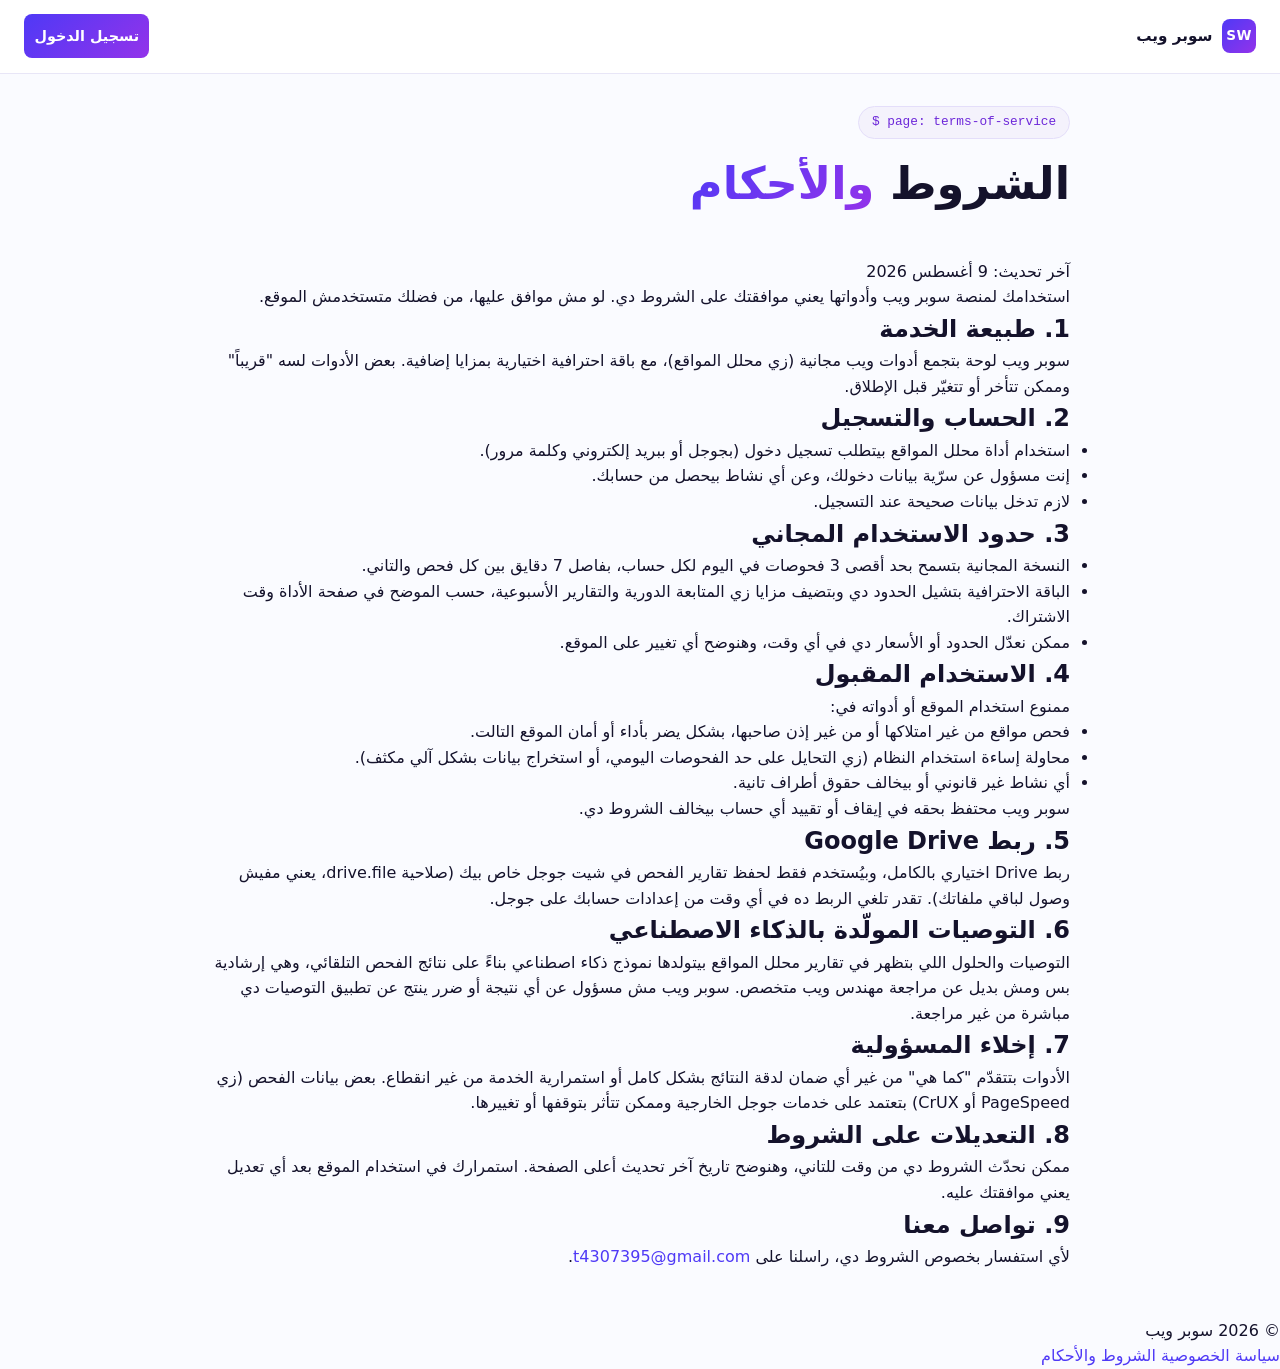
<file: terms.html>
<!DOCTYPE html>
<html lang="ar" dir="rtl">
<head>
    <meta charset="UTF-8">
    <meta name="viewport" content="width=device-width, initial-scale=1.0">
    <title>الشروط والأحكام — سوبر ويب</title>
    <meta name="description" content="الشروط والأحكام الخاصة باستخدام منصة سوبر ويب وأدواتها.">
    <link rel="canonical" href="https://krack.pages.dev/terms">

        <style>
      /* CSS حرجة مضمّنة: بتمنع ظهور صفحة مكسورة/بلا تنسيق أثناء تحميل style.css بشكل غير-حاجز للعرض */
      html{background:#FAFBFF;}
      body{margin:0;box-sizing:border-box;font-family:'Inter',system-ui,-apple-system,BlinkMacSystemFont,'Segoe UI',Roboto,sans-serif;background-color:#FAFBFF;color:#14122B;min-height:100vh;display:flex;flex-direction:column;}
    </style>
    <link rel="preload" href="/style.css" as="style" onload="this.rel='stylesheet'">
    <noscript><link rel="stylesheet" href="/style.css"></noscript>
</head>
<body class="app-body">

    <div class="app-shell app-shell--no-sidebar">

        <header class="app-topbar-simple">
            <a href="/index.html" class="topbar-logo-link">
                <span class="brand-mark">SW</span>
                <span class="brand-name">سوبر ويب</span>
            </a>
            <div id="sidebar-user-box" class="topbar-user-box"></div>
        </header>

        <div class="app-main app-main--full">

            <main class="app-content">

                <section class="hero-welcome">
                    <span class="hero-eyebrow">$ page: terms-of-service</span>
                    <h1 class="hero-title">الشروط <span class="hero-title-accent">والأحكام</span></h1>
                </section>

                <section class="legal-content">
                    <p class="legal-updated">آخر تحديث: 9 أغسطس 2026</p>

                    <p>
                        استخدامك لمنصة سوبر ويب وأدواتها يعني موافقتك على الشروط دي. لو مش موافق عليها، من فضلك متستخدمش الموقع.
                    </p>

                    <h2>1. طبيعة الخدمة</h2>
                    <p>
                        سوبر ويب لوحة بتجمع أدوات ويب مجانية (زي محلل المواقع)، مع باقة احترافية اختيارية بمزايا إضافية.
                        بعض الأدوات لسه "قريباً" وممكن تتأخر أو تتغيّر قبل الإطلاق.
                    </p>

                    <h2>2. الحساب والتسجيل</h2>
                    <ul>
                        <li>استخدام أداة محلل المواقع بيتطلب تسجيل دخول (بجوجل أو ببريد إلكتروني وكلمة مرور).</li>
                        <li>إنت مسؤول عن سرّية بيانات دخولك، وعن أي نشاط بيحصل من حسابك.</li>
                        <li>لازم تدخل بيانات صحيحة عند التسجيل.</li>
                    </ul>

                    <h2>3. حدود الاستخدام المجاني</h2>
                    <ul>
                        <li>النسخة المجانية بتسمح بحد أقصى 3 فحوصات في اليوم لكل حساب، بفاصل 7 دقايق بين كل فحص والتاني.</li>
                        <li>الباقة الاحترافية بتشيل الحدود دي وبتضيف مزايا زي المتابعة الدورية والتقارير الأسبوعية، حسب الموضح في صفحة الأداة وقت الاشتراك.</li>
                        <li>ممكن نعدّل الحدود أو الأسعار دي في أي وقت، وهنوضح أي تغيير على الموقع.</li>
                    </ul>

                    <h2>4. الاستخدام المقبول</h2>
                    <p>ممنوع استخدام الموقع أو أدواته في:</p>
                    <ul>
                        <li>فحص مواقع من غير امتلاكها أو من غير إذن صاحبها، بشكل يضر بأداء أو أمان الموقع التالت.</li>
                        <li>محاولة إساءة استخدام النظام (زي التحايل على حد الفحوصات اليومي، أو استخراج بيانات بشكل آلي مكثف).</li>
                        <li>أي نشاط غير قانوني أو بيخالف حقوق أطراف تانية.</li>
                    </ul>
                    <p>سوبر ويب محتفظ بحقه في إيقاف أو تقييد أي حساب بيخالف الشروط دي.</p>

                    <h2>5. ربط Google Drive</h2>
                    <p>
                        ربط Drive اختياري بالكامل، وبيُستخدم فقط لحفظ تقارير الفحص في شيت جوجل خاص بيك (صلاحية drive.file، يعني مفيش وصول لباقي ملفاتك).
                        تقدر تلغي الربط ده في أي وقت من إعدادات حسابك على جوجل.
                    </p>

                    <h2>6. التوصيات المولّدة بالذكاء الاصطناعي</h2>
                    <p>
                        التوصيات والحلول اللي بتظهر في تقارير محلل المواقع بيتولدها نموذج ذكاء اصطناعي بناءً على نتائج الفحص التلقائي،
                        وهي إرشادية بس ومش بديل عن مراجعة مهندس ويب متخصص. سوبر ويب مش مسؤول عن أي نتيجة أو ضرر ينتج عن تطبيق التوصيات دي مباشرة من غير مراجعة.
                    </p>

                    <h2>7. إخلاء المسؤولية</h2>
                    <p>
                        الأدوات بتتقدّم "كما هي" من غير أي ضمان لدقة النتائج بشكل كامل أو استمرارية الخدمة من غير انقطاع.
                        بعض بيانات الفحص (زي PageSpeed أو CrUX) بتعتمد على خدمات جوجل الخارجية وممكن تتأثر بتوقفها أو تغييرها.
                    </p>

                    <h2>8. التعديلات على الشروط</h2>
                    <p>
                        ممكن نحدّث الشروط دي من وقت للتاني، وهنوضح تاريخ آخر تحديث أعلى الصفحة. استمرارك في استخدام الموقع بعد أي تعديل يعني موافقتك عليه.
                    </p>

                    <h2>9. تواصل معنا</h2>
                    <p>
                        لأي استفسار بخصوص الشروط دي، راسلنا على <a href="mailto:t4307395@gmail.com">t4307395@gmail.com</a>.
                    </p>
                </section>

            </main>

            <footer class="app-footer">
                <span>© <span id="footer-year"></span> سوبر ويب</span>
                <div class="app-footer-links">
                    <a href="/privacy.html">سياسة الخصوصية</a>
                    <a href="/terms.html">الشروط والأحكام</a>
                </div>
            </footer>
        </div>
    </div>

    <script src="/tools-config.js" defer></script>
    <script src="/app.js" defer></script>
    <script>document.getElementById('footer-year').textContent = new Date().getFullYear();</script>

</body>
</html>
</file>
<file: style.css>
/* ==========================================================================
   المتغيرات الأساسية والإعدادات العامة (Global CSS Variables)
   ========================================================================== */
:root {
    /* الهوية الأساسية: نيلي إلى بنفسجي */
    --primary-color: #4F39F6;
    --primary-hover: #3B28C7;
    --violet: #9333EA;
    --gradient-brand: linear-gradient(135deg, #4F39F6 0%, #9333EA 100%);

    --bg-color: #FAFBFF;
    --card-bg: #ffffff;
    --text-color: #14122B;
    --text-muted: #6E6A8C;
    --border-color: #E8E6F7;
    --input-focus-border: #6D5AF8;

    /* عناصر أسلوب المطورين (شارات المسار، الأكواد) */
    --code-bg: #F4F2FC;
    --code-text: #6D28D9;
    --code-border: #E4DEFA;

    --shadow-sm: 0 1px 2px 0 rgba(79, 57, 246, 0.06);
    --shadow-md: 0 4px 6px -1px rgba(79, 57, 246, 0.08), 0 2px 4px -1px rgba(79, 57, 246, 0.05);
    --shadow-lg: 0 10px 15px -3px rgba(79, 57, 246, 0.1), 0 4px 6px -2px rgba(79, 57, 246, 0.05);
    --radius: 12px;
    --radius-sm: 8px;
    --transition: all 0.25s ease-in-out;

    --font-family: 'Inter', system-ui, -apple-system, BlinkMacSystemFont, 'Segoe UI', Roboto, sans-serif;
    --font-display: 'Space Grotesk', var(--font-family);
    --font-mono: 'JetBrains Mono', ui-monospace, SFMono-Regular, Menlo, monospace;
}

/* ==========================================================================
   الضبط المبدئي (Reset & Base Styles)
   ========================================================================== */
*, *::before, *::after {
    box-sizing: border-box;
    margin: 0;
    padding: 0;
}

html {
    overflow-x: hidden; /* يمنع أي سحب أفقي بالغلط في الموبايل يكشف عناصر position:fixed مخبّية */
    width: 100%;
}

body {
    font-family: var(--font-family);
    background-color: var(--bg-color);
    color: var(--text-color);
    line-height: 1.6;
    min-height: 100vh;
    display: flex;
    flex-direction: column;
    overflow-x: hidden;
    width: 100%;
}

/* شبكة أمان عامة: أي نص طويل بدون مسافات (رابط، إيميل، كود) داخل أي عنصر نصي
   لازم ينكسر جوه حدوده مهما كان، بدل ما يوسّع الصفحة ويكسر التصميم على الموبايل.
   ملحوظة: من غير min-width:0 هنا عمداً — دي كانت بتخلي النصوص تتقلص جوه أي
   flex container لعرض ضيق جداً (كل كلمتين في سطر)، بدل ما تاخد العرض المتاح كامل */
p, span, li, td, th, label, h1, h2, h3, h4, h5, h6, a, button, code, pre {
    overflow-wrap: break-word;
}

a {
    color: var(--primary-color);
    text-decoration: none;
    transition: var(--transition);
}

a:hover {
    color: var(--primary-hover);
}

/* ==========================================================================
   شريط الملاحة (Navbar Component)
   ========================================================================== */
.navbar {
    background-color: var(--card-bg);
    border-bottom: 1px solid var(--border-color);
    padding: 1rem 2rem;
    display: flex;
    justify-content: space-between;
    align-items: center;
    box-shadow: var(--shadow-sm);
}

.navbar .logo a {
    font-size: 1.35rem;
    font-weight: 700;
    color: var(--text-color);
}

.nav-links {
    display: flex;
    align-items: center;
    gap: 1.5rem;
}

.nav-links a {
    font-weight: 500;
    color: var(--text-muted);
}

.nav-links a.active, 
.nav-links a:hover {
    color: var(--primary-color);
}

.btn-login-link {
    background-color: var(--primary-color);
    color: #ffffff !important;
    padding: 0.5rem 1.25rem;
    border-radius: var(--radius-sm);
    font-size: 0.95rem;
}

.btn-login-link:hover {
    background-color: var(--primary-hover);
}

/* ==========================================================================
   الصفحة الرئيسية (Hero Section & Main Layout)
   ========================================================================== */
.main-content {
    flex: 1;
    display: flex;
    justify-content: center;
    align-items: center;
    padding: 2rem 1rem;
}

.hero-section {
    text-align: center;
    max-width: 650px;
    padding: 3rem 2rem;
    background-color: var(--card-bg);
    border-radius: var(--radius);
    border: 1px solid var(--border-color);
    box-shadow: var(--shadow-md);
}

.hero-section h1 {
    font-size: 2.2rem;
    margin-bottom: 1rem;
    color: var(--text-color);
}

.hero-section p {
    font-size: 1.1rem;
    color: var(--text-muted);
    margin-bottom: 2rem;
}

.cta-group {
    display: flex;
    justify-content: center;
    gap: 1rem;
}

/* ==========================================================================
   كارت تسجيل الدخول (Login Container & Card)
   ========================================================================== */
.login-container {
    flex: 1;
    display: flex;
    justify-content: center;
    align-items: center;
    padding: 2rem 1rem;
}

.login-card {
    background-color: var(--card-bg);
    width: 100%;
    max-width: 440px;
    padding: 2.5rem;
    border-radius: var(--radius);
    border: 1px solid var(--border-color);
    box-shadow: var(--shadow-lg);
}

.login-header {
    text-align: center;
    margin-bottom: 2rem;
}

.login-header h1 {
    font-size: 1.75rem;
    font-weight: 700;
    color: var(--text-color);
    margin-bottom: 0.5rem;
}

.login-header p {
    font-size: 0.95rem;
    color: var(--text-muted);
}

/* ==========================================================================
   أزرار التسجيل عبر Google (Social Login)
   ========================================================================== */
.social-login {
    margin-bottom: 1.5rem;
}

.btn-google {
    width: 100%;
    display: flex;
    align-items: center;
    justify-content: center;
    gap: 0.75rem;
    background-color: #ffffff;
    border: 1px solid var(--border-color);
    padding: 0.75rem 1rem;
    border-radius: var(--radius-sm);
    font-size: 0.95rem;
    font-weight: 600;
    color: var(--text-color);
    cursor: pointer;
    transition: var(--transition);
}

.btn-google:hover {
    background-color: #f1f5f9;
    border-color: #cbd5e1;
}

/* ==========================================================================
   الفاصل (Divider)
   ========================================================================== */
.divider {
    display: flex;
    align-items: center;
    text-align: center;
    margin: 1.5rem 0;
    color: var(--text-muted);
}

.divider::before, 
.divider::after {
    content: '';
    flex: 1;
    border-bottom: 1px solid var(--border-color);
}

.divider span {
    padding: 0 0.75rem;
    font-size: 0.85rem;
    text-transform: uppercase;
}

/* ==========================================================================
   نموذج الإدخال (Form Fields & Buttons)
   ========================================================================== */
.form-group {
    margin-bottom: 1.25rem;
    display: flex;
    flex-direction: column;
    gap: 0.5rem;
}

.form-group label {
    font-size: 0.9rem;
    font-weight: 600;
    color: var(--text-color);
}

.form-group input {
    width: 100%;
    padding: 0.75rem 1rem;
    border: 1px solid var(--border-color);
    border-radius: var(--radius-sm);
    font-size: 0.95rem;
    color: var(--text-color);
    background-color: #ffffff;
    outline: none;
    transition: var(--transition);
}

.form-group input:focus {
    border-color: var(--input-focus-border);
    box-shadow: 0 0 0 3px rgba(59, 130, 246, 0.15);
}

.form-actions {
    display: flex;
    justify-content: space-between;
    align-items: center;
    margin-bottom: 1.5rem;
    font-size: 0.875rem;
}

.remember-me {
    display: flex;
    align-items: center;
    gap: 0.5rem;
    cursor: pointer;
    color: var(--text-muted);
}

.remember-me input[type="checkbox"] {
    accent-color: var(--primary-color);
    width: 16px;
    height: 16px;
    cursor: pointer;
}

.forgot-password {
    font-size: 0.875rem;
    font-weight: 500;
}

.btn-primary {
    width: 100%;
    padding: 0.8rem 1.5rem;
    background-color: var(--primary-color);
    color: #ffffff;
    border: none;
    border-radius: var(--radius-sm);
    font-size: 1rem;
    font-weight: 600;
    cursor: pointer;
    transition: var(--transition);
    display: inline-block;
    text-align: center;
}

.btn-primary:hover {
    background-color: var(--primary-hover);
}

/* ==========================================================================
   تذييل الصفحة والكارت (Footer & Sub-footer)
   ========================================================================== */
.login-footer {
    margin-top: 1.75rem;
    text-align: center;
    font-size: 0.9rem;
    color: var(--text-muted);
}

.footer {
    text-align: center;
    padding: 1.5rem;
    border-top: 1px solid var(--border-color);
    background-color: var(--card-bg);
    color: var(--text-muted);
    font-size: 0.875rem;
}

/* ==========================================================================
   التجاوب مع الشاشات الصغيرة (Responsive Design)
   ========================================================================== */
@media (max-width: 640px) {
    .navbar {
        padding: 1rem;
    }

    .login-card {
        padding: 1.75rem 1.25rem;
        box-shadow: var(--shadow-sm);
    }
}
/* ==========================================================================
   لوحة الأدوات (Dashboard Shell): الشريط الجانبي + المحتوى الرئيسي
   ========================================================================== */

.app-body {
    display: block;
}

.app-shell {
    display: flex;
    min-height: 100vh;
    width: 100%;
}

/* -------------------- الشريط الجانبي -------------------- */
.app-sidebar {
    width: 272px;
    flex-shrink: 0;
    background-color: var(--card-bg);
    border-left: 1px solid var(--border-color);
    display: flex;
    flex-direction: column;
    padding: 1.5rem 1.25rem;
    position: sticky;
    top: 0;
    height: 100vh;
    overflow-y: auto;
}

.sidebar-brand {
    display: flex;
    align-items: center;
    gap: 0.75rem;
    padding-bottom: 1.5rem;
    margin-bottom: 1.25rem;
    border-bottom: 1px solid var(--border-color);
}

.brand-mark {
    width: 40px;
    height: 40px;
    border-radius: var(--radius-sm);
    background: var(--gradient-brand);
    color: #fff;
    display: flex;
    align-items: center;
    justify-content: center;
    font-family: var(--font-display);
    font-weight: 700;
    font-size: 0.95rem;
    letter-spacing: 0.02em;
    flex-shrink: 0;
}

.brand-text {
    display: flex;
    flex-direction: column;
    line-height: 1.3;
}

.brand-name {
    font-family: var(--font-display);
    font-weight: 700;
    font-size: 1.05rem;
    color: var(--text-color);
}

.brand-tag {
    font-family: var(--font-mono);
    font-size: 0.7rem;
    color: var(--text-muted);
    direction: ltr;
    text-align: right;
}

.sidebar-nav {
    flex: 1;
    display: flex;
    flex-direction: column;
    gap: 0.15rem;
}

.sidebar-section-label {
    font-family: var(--font-mono);
    font-size: 0.7rem;
    letter-spacing: 0.06em;
    color: var(--text-muted);
    text-transform: uppercase;
    margin: 1.25rem 0.6rem 0.5rem;
}

.sidebar-link {
    display: flex;
    align-items: center;
    gap: 0.7rem;
    padding: 0.6rem 0.65rem;
    border-radius: var(--radius-sm);
    color: var(--text-muted);
    font-weight: 500;
    font-size: 0.92rem;
    transition: var(--transition);
    position: relative;
}

.sidebar-link:hover {
    background-color: var(--code-bg);
    color: var(--primary-color);
}

.sidebar-link.is-active {
    background: var(--gradient-brand);
    color: #fff;
    box-shadow: var(--shadow-sm);
}

.sidebar-link.is-soon {
    opacity: 0.55;
    cursor: default;
}

.sidebar-link.is-soon:hover {
    background-color: transparent;
    color: var(--text-muted);
}

.sidebar-link-icon {
    width: 19px;
    height: 19px;
    flex-shrink: 0;
    display: flex;
}

.sidebar-link-icon svg {
    width: 100%;
    height: 100%;
}

.sidebar-link-text {
    flex: 1;
}

.soon-badge {
    display: inline-flex;
    align-items: center;
    gap: 0.25rem;
    font-family: var(--font-mono);
    font-size: 0.65rem;
    color: var(--code-text);
    background-color: var(--code-bg);
    border: 1px solid var(--code-border);
    padding: 0.15rem 0.45rem;
    border-radius: 999px;
    flex-shrink: 0;
}

.soon-badge svg {
    width: 11px;
    height: 11px;
}

.sidebar-tools-list {
    display: flex;
    flex-direction: column;
    gap: 0.15rem;
}

/* -------------------- صندوق المستخدم أسفل الشريط -------------------- */
.sidebar-user-box {
    border-top: 1px solid var(--border-color);
    padding-top: 1.1rem;
    margin-top: 1rem;
}

.user-chip {
    display: flex;
    align-items: center;
    gap: 0.65rem;
    padding: 0.4rem 0.3rem;
    margin-bottom: 0.6rem;
}

.user-avatar {
    width: 36px;
    height: 36px;
    border-radius: 50%;
    object-fit: cover;
    flex-shrink: 0;
}

.user-avatar--fallback {
    background: var(--gradient-brand);
    color: #fff;
    display: flex;
    align-items: center;
    justify-content: center;
    font-weight: 600;
    font-family: var(--font-display);
}

.user-chip-text {
    display: flex;
    flex-direction: column;
    overflow: hidden;
}

.user-chip-name {
    font-weight: 600;
    font-size: 0.88rem;
    color: var(--text-color);
    white-space: nowrap;
    overflow: hidden;
    text-overflow: ellipsis;
}

.user-chip-email {
    font-size: 0.75rem;
    color: var(--text-muted);
    white-space: nowrap;
    overflow: hidden;
    text-overflow: ellipsis;
    direction: ltr;
    text-align: right;
}

.logout-btn {
    width: 100%;
    display: flex;
    align-items: center;
    justify-content: center;
    gap: 0.5rem;
    padding: 0.55rem;
    background-color: transparent;
    border: 1px solid var(--border-color);
    border-radius: var(--radius-sm);
    color: var(--text-muted);
    font-size: 0.85rem;
    font-weight: 500;
    cursor: pointer;
    transition: var(--transition);
}

.logout-btn:hover {
    border-color: #fca5a5;
    color: #dc2626;
    background-color: #fef2f2;
}

.logout-btn svg {
    width: 16px;
    height: 16px;
}

.sidebar-login-btn {
    display: block;
    text-align: center;
    padding: 0.65rem;
    background: var(--gradient-brand);
    color: #fff !important;
    border-radius: var(--radius-sm);
    font-weight: 600;
    font-size: 0.9rem;
}

/* -------------------- المحتوى الرئيسي -------------------- */
.app-main {
    flex: 1;
    min-width: 0;
    display: flex;
    flex-direction: column;
}

.app-topbar {
    display: none;
    align-items: center;
    gap: 0.75rem;
    padding: 0.9rem 1.25rem;
    border-bottom: 1px solid var(--border-color);
    background-color: var(--card-bg);
    position: sticky;
    top: 0;
    z-index: 20;
}

.mobile-menu-toggle {
    width: 36px;
    height: 36px;
    border-radius: var(--radius-sm);
    border: 1px solid var(--border-color);
    background-color: var(--card-bg);
    color: var(--text-color);
    display: flex;
    align-items: center;
    justify-content: center;
    cursor: pointer;
}

.mobile-menu-toggle svg {
    width: 20px;
    height: 20px;
}

.topbar-path {
    font-family: var(--font-mono);
    font-size: 0.8rem;
    color: var(--text-muted);
    direction: ltr;
}

.app-content {
    flex: 1;
    padding: 3rem 3rem 4rem;
    max-width: 1180px;
    width: 100%;
}

/* -------------------- قسم الترحيب (Hero) -------------------- */
.hero-welcome {
    margin-bottom: 3rem;
}

.hero-eyebrow {
    display: inline-block;
    font-family: var(--font-mono);
    font-size: 0.8rem;
    color: var(--code-text);
    background-color: var(--code-bg);
    border: 1px solid var(--code-border);
    padding: 0.35rem 0.8rem;
    border-radius: 999px;
    margin-bottom: 1.1rem;
    direction: ltr;
    display: inline-block;
}

.hero-title {
    font-family: var(--font-display);
    font-size: clamp(2rem, 4vw, 2.8rem);
    font-weight: 700;
    color: var(--text-color);
    margin-bottom: 0.9rem;
    line-height: 1.2;
}

.hero-title-accent {
    background: var(--gradient-brand);
    -webkit-background-clip: text;
    background-clip: text;
    color: transparent;
}

.hero-subtitle {
    font-size: 1.05rem;
    color: var(--text-muted);
    max-width: 620px;
    line-height: 1.75;
}

/* -------------------- شبكة الأدوات -------------------- */
.tools-section-header {
    display: flex;
    align-items: center;
    gap: 0.75rem;
    margin-bottom: 1.5rem;
}

.tools-section-header h2 {
    font-family: var(--font-display);
    font-size: 1.35rem;
    font-weight: 600;
    color: var(--text-color);
}

.tools-count-badge {
    font-family: var(--font-mono);
    font-size: 0.75rem;
    color: var(--text-muted);
    background-color: var(--code-bg);
    padding: 0.2rem 0.6rem;
    border-radius: 999px;
}

.tools-grid {
    display: grid;
    grid-template-columns: repeat(auto-fill, minmax(260px, 1fr));
    gap: 1.1rem;
}

.tool-card {
    display: block;
    background-color: var(--card-bg);
    border: 1px solid var(--border-color);
    border-radius: var(--radius);
    padding: 1.5rem;
    transition: var(--transition);
    position: relative;
    overflow: hidden;
}

.tool-card::before {
    content: '';
    position: absolute;
    inset: 0 0 auto 0;
    height: 3px;
    background: var(--gradient-brand);
    transform: scaleX(0);
    transform-origin: right;
    transition: transform 0.3s ease;
}

.tool-card:not(.is-soon):hover {
    border-color: transparent;
    box-shadow: var(--shadow-lg);
    transform: translateY(-3px);
}

.tool-card:not(.is-soon):hover::before {
    transform: scaleX(1);
}

.tool-card.is-soon {
    opacity: 0.7;
}

.tool-card-icon {
    width: 42px;
    height: 42px;
    border-radius: var(--radius-sm);
    background-color: var(--code-bg);
    color: var(--primary-color);
    display: flex;
    align-items: center;
    justify-content: center;
    margin-bottom: 1rem;
}

.tool-card-icon svg {
    width: 22px;
    height: 22px;
}

.tool-card-title {
    font-family: var(--font-display);
    font-size: 1.05rem;
    font-weight: 600;
    color: var(--text-color);
    margin-bottom: 0.4rem;
}

.tool-card-desc {
    font-size: 0.87rem;
    color: var(--text-muted);
    line-height: 1.6;
    margin-bottom: 1.1rem;
    min-height: 2.6rem;
}

.tool-card-footer {
    display: flex;
    align-items: center;
    justify-content: space-between;
    padding-top: 0.9rem;
    border-top: 1px dashed var(--border-color);
}

.tool-route {
    font-family: var(--font-mono);
    font-size: 0.72rem;
    color: var(--code-text);
    direction: ltr;
    unicode-bidi: plaintext;
}

.tool-go {
    font-size: 0.8rem;
    font-weight: 600;
    color: var(--primary-color);
}

/* -------------------- طبقة تعتيم الموبايل -------------------- */
.sidebar-overlay {
    display: none;
    position: fixed;
    inset: 0;
    background-color: rgba(20, 18, 43, 0.45);
    z-index: 30;
}

.sidebar-overlay.is-visible {
    display: block;
}

/* -------------------- تجاوب الموبايل -------------------- */
@media (max-width: 900px) {
    .app-content {
        padding: 2rem 1.25rem 3rem;
    }

    .hero-title {
        font-size: 1.8rem;
    }
}

/* ==========================================================================
   صفحة محلل المواقع (Site Analyzer)
   ========================================================================== */

.analyzer-form {
    display: flex;
    flex-wrap: wrap;
    gap: 0.75rem;
    max-width: 640px;
    margin-bottom: 2.5rem;
}

.analyzer-input {
    flex: 1;
    min-width: 180px;
    padding: 0.85rem 1.1rem;
    border: 1px solid var(--border-color);
    border-radius: var(--radius-sm);
    font-size: 0.95rem;
    outline: none;
    transition: var(--transition);
    direction: ltr;
    text-align: right;
}

.analyzer-input:focus {
    border-color: var(--input-focus-border);
    box-shadow: 0 0 0 3px rgba(79, 57, 246, 0.12);
}

.analyzer-submit {
    width: auto;
    padding: 0.85rem 1.75rem;
    white-space: nowrap;
    flex-shrink: 0; /* الزرار مايتقلصش أبداً أصغر من نصه — لو الشاشة ضيقة جداً، الـ input يتلف تحته بدل ما الزرار يختفي */
}

.analyzer-loading {
    display: flex;
    align-items: center;
    gap: 0.75rem;
    color: var(--text-muted);
    font-size: 0.9rem;
    margin-bottom: 2rem;
}

.loading-spinner {
    width: 18px;
    height: 18px;
    border: 2.5px solid var(--code-bg);
    border-top-color: var(--primary-color);
    border-radius: 50%;
    animation: spin 0.8s linear infinite;
}

@keyframes spin {
    to { transform: rotate(360deg); }
}

/* استُبدلت بأنماط report-overview الاحترافية تحت */

.result-block {
    background-color: var(--card-bg);
    border: 1px solid var(--border-color);
    border-radius: var(--radius);
    padding: 1.5rem;
    margin-bottom: 1.25rem;
}

.result-block h3 {
    font-family: var(--font-display);
    font-size: 1rem;
    font-weight: 600;
    margin-bottom: 0.9rem;
    display: flex;
    align-items: center;
    justify-content: space-between;
}

.priorities-list {
    list-style: none;
    display: flex;
    flex-direction: column;
    gap: 0.6rem;
}

.priorities-list li {
    padding: 0.6rem 0.9rem;
    background-color: var(--code-bg);
    border-radius: var(--radius-sm);
    font-size: 0.9rem;
    color: var(--text-color);
    border-right: 3px solid var(--primary-color);
}

.result-code {
    display: block;
    font-family: var(--font-mono);
    font-size: 0.8rem;
    color: var(--code-text);
    background-color: var(--code-bg);
    border: 1px solid var(--code-border);
    padding: 0.9rem;
    border-radius: var(--radius-sm);
    direction: ltr;
    text-align: left;
    overflow-x: auto;
}

.result-code--block {
    white-space: pre-wrap;
    word-break: break-word;
}

.copy-btn {
    font-family: var(--font-family);
    font-size: 0.75rem;
    font-weight: 600;
    color: var(--primary-color);
    background: none;
    border: 1px solid var(--border-color);
    padding: 0.3rem 0.7rem;
    border-radius: 999px;
    cursor: pointer;
    transition: var(--transition);
}

.copy-btn:hover {
    background-color: var(--code-bg);
}

.result-block--save {
    text-align: center;
    background: var(--gradient-brand);
    border: none;
}

.result-block--save p {
    color: #fff;
    margin-bottom: 0.9rem;
    font-size: 0.9rem;
}

.result-block--save .btn-primary {
    width: auto;
    padding: 0.7rem 1.75rem;
    background-color: #fff;
    color: var(--primary-color);
}

.result-block--save #sheet-link {
    display: block;
    margin-top: 0.9rem;
    color: #fff !important;
    font-weight: 600;
    text-decoration: underline;
}

/* ==========================================================================
   نظرة عامة على التقرير: دوائر النتائج + شريط الملخص
   ========================================================================== */

.report-overview {
    background-color: var(--card-bg);
    border: 1px solid var(--border-color);
    border-radius: var(--radius);
    padding: 2rem 1.5rem 1.5rem;
    margin-bottom: 1.5rem;
}

.score-gauges {
    display: grid;
    grid-template-columns: repeat(auto-fit, minmax(130px, 1fr));
    gap: 1.5rem;
    margin-bottom: 1.75rem;
}

.gauge-item {
    display: flex;
    flex-direction: column;
    align-items: center;
    gap: 0.6rem;
}

.gauge-circle-wrap {
    position: relative;
    width: 100px;
    height: 100px;
}

.gauge-svg {
    position: absolute;
    inset: 0;
    width: 100%;
    height: 100%;
    transform: rotate(-90deg);
}

.gauge-track {
    fill: none;
    stroke: var(--code-bg);
    stroke-width: 8;
}

.gauge-progress {
    fill: none;
    stroke-width: 8;
    stroke-linecap: round;
    transition: stroke-dashoffset 0.8s ease;
}

.gauge-good .gauge-progress { stroke: #16a34a; }
.gauge-mid .gauge-progress { stroke: #d97706; }
.gauge-bad .gauge-progress { stroke: #dc2626; }
.gauge-unknown .gauge-progress { stroke: var(--text-muted); }

.gauge-value {
    position: absolute;
    inset: 0;
    display: flex;
    align-items: center;
    justify-content: center;
    font-family: var(--font-display);
    font-size: 1.4rem;
    font-weight: 700;
    color: var(--text-color);
}

.gauge-label {
    font-size: 0.82rem;
    color: var(--text-muted);
}

.report-summary-strip {
    display: flex;
    flex-wrap: wrap;
    gap: 0.6rem;
    padding-top: 1.5rem;
    border-top: 1px dashed var(--border-color);
}

.summary-pill {
    font-size: 0.82rem;
    font-weight: 600;
    padding: 0.4rem 0.9rem;
    border-radius: 999px;
}

.summary-pill--critical {
    background-color: #fef2f2;
    color: #b91c1c;
    border: 1px solid #fecaca;
}

.summary-pill--high {
    background-color: #fffbeb;
    color: #b45309;
    border: 1px solid #fde68a;
}

.summary-pill--medium {
    background-color: #eff6ff;
    color: #1d4ed8;
    border: 1px solid #bfdbfe;
}

.summary-pill--good {
    background-color: #f0fdf4;
    color: #15803d;
    border: 1px solid #bbf7d0;
}

/* ==========================================================================
   رأس قسم الحلول + الفلاتر
   ========================================================================== */

.fixes-header {
    display: flex;
    align-items: center;
    justify-content: space-between;
    flex-wrap: wrap;
    gap: 0.75rem;
    margin-bottom: 1.1rem;
}

.fixes-filter {
    display: flex;
    gap: 0.4rem;
}

.filter-chip {
    font-family: var(--font-family);
    font-size: 0.78rem;
    font-weight: 600;
    padding: 0.35rem 0.85rem;
    border-radius: 999px;
    border: 1px solid var(--border-color);
    background-color: var(--card-bg);
    color: var(--text-muted);
    cursor: pointer;
    transition: var(--transition);
}

.filter-chip:hover {
    border-color: var(--primary-color);
    color: var(--primary-color);
}

.filter-chip.is-active {
    background: var(--gradient-brand);
    border-color: transparent;
    color: #fff;
}

/* ==========================================================================
   كروت الحلول الاحترافية (المشكلة فوق، الحل تحتها)
   ========================================================================== */

.fixes-list {
    display: flex;
    flex-direction: column;
    gap: 1rem;
}

.fixes-empty {
    color: var(--text-muted);
    font-size: 0.9rem;
    text-align: center;
    padding: 1.5rem 0;
}

.fix-card {
    display: flex;
    background-color: var(--card-bg);
    border: 1px solid var(--border-color);
    border-radius: var(--radius);
    overflow: hidden;
}

.fix-severity-bar {
    width: 5px;
    flex-shrink: 0;
}

.fix-card--critical .fix-severity-bar { background-color: #dc2626; }
.fix-card--high .fix-severity-bar { background-color: #d97706; }
.fix-card--medium .fix-severity-bar { background-color: #2563eb; }

.fix-card-body {
    flex: 1;
    padding: 1.25rem 1.5rem;
    min-width: 0;
}

.fix-card-header {
    display: flex;
    align-items: center;
    gap: 0.6rem;
    margin-bottom: 0.9rem;
}

.fix-severity-badge {
    font-size: 0.72rem;
    font-weight: 700;
    padding: 0.2rem 0.65rem;
    border-radius: 999px;
}

.fix-severity-badge--critical { background-color: #fef2f2; color: #b91c1c; }
.fix-severity-badge--high { background-color: #fffbeb; color: #b45309; }
.fix-severity-badge--medium { background-color: #eff6ff; color: #1d4ed8; }

.fix-impact {
    font-family: var(--font-mono);
    font-size: 0.75rem;
    color: var(--text-muted);
}

.fix-section {
    margin-bottom: 0.9rem;
}

.fix-section:last-of-type {
    margin-bottom: 0;
}

.fix-section-label {
    display: block;
    font-family: var(--font-mono);
    font-size: 0.68rem;
    letter-spacing: 0.05em;
    text-transform: uppercase;
    color: var(--text-muted);
    margin-bottom: 0.3rem;
}

.fix-section-label--solution {
    color: var(--primary-color);
}

.fix-title {
    font-family: var(--font-display);
    font-size: 1rem;
    font-weight: 600;
    color: var(--text-color);
}

.fix-instructions {
    font-size: 0.88rem;
    color: var(--text-color);
    line-height: 1.75;
}

.fix-code-wrap {
    position: relative;
    margin-top: 0.9rem;
}

.fix-code-wrap .copy-btn {
    position: absolute;
    top: 0.6rem;
    left: 0.6rem;
    background-color: #fff;
    z-index: 1;
}

.fix-code-wrap .result-code {
    background-color: var(--code-bg);
}

/* ==========================================================================
   تابات الموبايل/الديسكتوب + الصور الفعلية للموقع
   ========================================================================== */

.device-tabs {
    display: flex;
    gap: 0.5rem;
    margin-bottom: 1.5rem;
}

.device-tab {
    font-family: var(--font-family);
    font-size: 0.85rem;
    font-weight: 600;
    padding: 0.55rem 1.2rem;
    border-radius: var(--radius-sm);
    border: 1px solid var(--border-color);
    background-color: var(--card-bg);
    color: var(--text-muted);
    cursor: pointer;
    transition: var(--transition);
}

.device-tab:hover {
    border-color: var(--primary-color);
    color: var(--primary-color);
}

.device-tab.is-active {
    background: var(--gradient-brand);
    border-color: transparent;
    color: #fff;
}

.device-content {
    display: grid;
    grid-template-columns: 1fr;
    gap: 1.5rem;
}

@media (min-width: 720px) {
    .device-content {
        grid-template-columns: 1.3fr 1fr;
        align-items: start;
    }
}

.device-screenshot-wrap {
    border: 1px solid var(--border-color);
    border-radius: var(--radius-sm);
    overflow: hidden;
    background-color: var(--code-bg);
    max-height: 340px;
    display: flex;
    justify-content: center;
}

.device-screenshot {
    width: 100%;
    height: auto;
    display: block;
    object-fit: cover;
}

.device-screenshot--mobile {
    max-width: 200px;
}

/* ==========================================================================
   مؤشر رقم مفتاح Gemini (صغير وغير ملحوظ)
   ========================================================================== */

.key-indicator {
    font-family: var(--font-mono);
    font-size: 0.68rem;
    color: var(--text-muted);
    opacity: 0.6;
    font-weight: 400;
    margin-right: 0.3rem;
}

/* ==========================================================================
   خطوات الحل المرقّمة
   ========================================================================== */

.fix-steps {
    padding-inline-start: 1.4rem;
    display: flex;
    flex-direction: column;
    gap: 0.4rem;
}

.fix-steps li {
    font-size: 0.88rem;
    color: var(--text-color);
    line-height: 1.7;
    padding-inline-start: 0.3rem;
}

/* ==========================================================================
   شريط أعلى النتائج: مقارنة + طباعة
   ========================================================================== */

.results-top-bar {
    display: flex;
    align-items: center;
    justify-content: space-between;
    flex-wrap: wrap;
    gap: 0.75rem;
    margin-bottom: 1.25rem;
}

.comparison-badge {
    display: none;
    align-items: center;
    font-size: 0.85rem;
    font-weight: 600;
    padding: 0.5rem 1rem;
    border-radius: 999px;
}

.comparison-badge--up {
    background-color: #f0fdf4;
    color: #15803d;
    border: 1px solid #bbf7d0;
}

.comparison-badge--down {
    background-color: #fef2f2;
    color: #b91c1c;
    border: 1px solid #fecaca;
}

.comparison-badge--same {
    background-color: var(--code-bg);
    color: var(--text-muted);
    border: 1px solid var(--code-border);
}

.comparison-badge--cache {
    background-color: #eff6ff;
    color: #1d4ed8;
    border: 1px solid #bfdbfe;
}

.print-btn {
    font-family: var(--font-family);
    font-size: 0.85rem;
    font-weight: 600;
    padding: 0.5rem 1.1rem;
    border-radius: var(--radius-sm);
    border: 1px solid var(--border-color);
    background-color: var(--card-bg);
    color: var(--text-color);
    cursor: pointer;
    transition: var(--transition);
}

.print-btn:hover {
    border-color: var(--primary-color);
    color: var(--primary-color);
}

/* ==========================================================================
   أنماط الطباعة / تصدير PDF
   ========================================================================== */

@media print {
    .app-sidebar,
    .app-topbar,
    .analyzer-form,
    .print-btn,
    .device-tabs,
    .fixes-filter,
    .copy-btn,
    .result-block--save {
        display: none !important;
    }

    .app-shell {
        display: block !important;
    }

    .app-content {
        padding: 0 !important;
        max-width: 100% !important;
    }

    .device-panel {
        display: block !important;
    }

    body {
        background-color: #fff !important;
    }

    .fix-card, .result-block, .report-overview {
        break-inside: avoid;
        border: 1px solid #ddd !important;
        box-shadow: none !important;
    }
}

/* ==========================================================================
   رسالة تسجيل الدخول الإجباري لاستخدام الأداة
   ========================================================================== */

.login-required-box {
    background-color: var(--card-bg);
    border: 1px dashed var(--border-color);
    border-radius: var(--radius);
    padding: 2.5rem 2rem;
    text-align: center;
    max-width: 480px;
}

.login-required-box p {
    color: var(--text-muted);
    font-size: 0.95rem;
    margin-bottom: 1.25rem;
}

.login-required-box .btn-primary {
    width: auto;
    display: inline-block;
    padding: 0.7rem 2rem;
}

/* ==========================================================================
   كارت بيانات المستخدمين الحقيقيين (Chrome UX Report)
   ========================================================================== */

.crux-card {
    background: linear-gradient(135deg, #F5F3FF, #EEF2FF);
    border: 1px solid #DDD6FE;
    border-radius: var(--radius-sm);
    padding: 1.1rem 1.25rem;
    margin-bottom: 1.5rem;
}

.crux-badge {
    display: inline-block;
    font-size: 0.78rem;
    font-weight: 700;
    color: var(--violet);
    margin-bottom: 0.75rem;
}

.crux-metrics {
    display: grid;
    grid-template-columns: repeat(auto-fit, minmax(120px, 1fr));
    gap: 0.75rem;
}

.crux-chip {
    background-color: #fff;
    border-radius: var(--radius-sm);
    padding: 0.6rem 0.8rem;
    text-align: center;
}

.crux-chip-value {
    display: block;
    font-family: var(--font-display);
    font-size: 1.15rem;
    font-weight: 700;
}

.crux-chip--good .crux-chip-value { color: #16a34a; }
.crux-chip--mid .crux-chip-value { color: #d97706; }
.crux-chip--bad .crux-chip-value { color: #dc2626; }

.crux-chip-label {
    display: block;
    font-size: 0.72rem;
    color: var(--text-muted);
    margin-top: 0.15rem;
}

.crux-note {
    display: block;
    font-size: 0.72rem;
    color: var(--text-muted);
    margin-top: 0.7rem;
}

/* ==========================================================================
   شبكة تفاصيل SEO / GEO
   ========================================================================== */

.seo-details-grid {
    display: grid;
    grid-template-columns: repeat(auto-fill, minmax(240px, 1fr));
    gap: 0.6rem;
    margin-top: 0.9rem;
}

.seo-item {
    display: flex;
    flex-wrap: wrap;
    align-items: baseline;
    gap: 0.4rem 0.5rem;
    background-color: #fafafa;
    border: 1px solid #eee;
    border-radius: var(--radius-sm);
    padding: 0.6rem 0.8rem;
    font-size: 0.82rem;
}

.seo-item-icon {
    flex-shrink: 0;
    align-self: flex-start;
}

.seo-item-label {
    font-weight: 700;
    flex-shrink: 0;
}

.seo-item-value {
    color: var(--text-muted);
    flex-basis: 100%;
}

.seo-item--bad {
    background-color: #FEF2F2;
    border-color: #FECACA;
}

.seo-item--warn {
    background-color: #FFFBEB;
    border-color: #FDE68A;
}

.seo-item--ok {
    background-color: #F0FDF4;
    border-color: #BBF7D0;
}


/* ==========================================================================
   محلل المواقع Pro — قفل الاشتراك + التحقق من الملكية + فحص متعدد الصفحات
   ========================================================================== */

.pro-lock-box {
    background-color: #FFFBEB;
    border: 1px solid #FDE68A;
    border-radius: var(--radius-sm);
    padding: 1.5rem;
    text-align: center;
    margin-top: 1rem;
}

.pro-lock-box h3 {
    margin: 0 0 0.5rem;
}

.ownership-verify-box {
    background-color: #fafafa;
    border: 1px solid #eee;
    border-radius: var(--radius-sm);
    padding: 1.25rem;
    margin: 1rem 0;
}

.ownership-verify-box h3 {
    margin: 0 0 0.5rem;
}

.ownership-note {
    font-size: 0.82rem;
    color: var(--text-muted);
    overflow-wrap: break-word;
}

#ownership-file-url {
    word-break: break-all;
    overflow-wrap: break-word;
}

.ownership-step {
    margin-top: 0.8rem;
}

.code-display {
    background-color: #1e1e2e;
    color: #a6e3a1;
    padding: 0.7rem 1rem;
    border-radius: var(--radius-sm);
    font-family: 'JetBrains Mono', monospace;
    font-size: 0.85rem;
    overflow-x: auto;
    direction: ltr;
    text-align: left;
}

.btn-secondary {
    padding: 0.6rem 1.2rem;
    background-color: #fff;
    color: var(--primary-color);
    border: 1.5px solid var(--primary-color);
    border-radius: var(--radius-sm);
    font-size: 0.9rem;
    font-weight: 600;
    cursor: pointer;
    transition: var(--transition);
}

.btn-secondary:hover {
    background-color: #f5f3ff;
}

.deep-scan-toggle {
    display: flex;
    align-items: center;
    gap: 0.5rem;
    font-size: 0.85rem;
    margin-top: 0.8rem;
    cursor: pointer;
}

.multi-page-box {
    margin-top: 0.8rem;
}

.analyzer-textarea {
    width: 100%;
    padding: 0.7rem;
    border: 1px solid #ddd;
    border-radius: var(--radius-sm);
    font-family: 'JetBrains Mono', monospace;
    font-size: 0.82rem;
    resize: vertical;
    box-sizing: border-box;
}

/* ==========================================================================
   نافذة تحويل مشتركي Pro
   ========================================================================== */

.pro-modal-overlay {
    position: fixed;
    inset: 0;
    background-color: rgba(0, 0, 0, 0.55);
    display: flex;
    align-items: center;
    justify-content: center;
    z-index: 9999;
    padding: 1rem;
}

.pro-modal-box {
    background-color: #fff;
    border-radius: var(--radius-md, 12px);
    padding: 1.75rem;
    max-width: 400px;
    width: 100%;
    text-align: center;
    box-shadow: 0 20px 50px rgba(0,0,0,0.25);
}

.pro-modal-box h3 {
    margin: 0 0 0.6rem;
}

.pro-modal-box p {
    color: var(--text-muted);
    margin: 0 0 1.25rem;
    font-size: 0.9rem;
}

.pro-modal-actions {
    display: flex;
    flex-direction: column;
    gap: 0.6rem;
}

/* ==========================================================================
   مواقعي (My Sites)
   ========================================================================== */

.my-sites-list {
    display: flex;
    flex-direction: column;
    gap: 0.5rem;
    margin: 0.8rem 0;
}

.my-site-row {
    display: flex;
    align-items: center;
    gap: 0.6rem;
    background-color: #fafafa;
    border: 1px solid #eee;
    border-radius: var(--radius-sm);
    padding: 0.6rem 0.8rem;
    font-size: 0.85rem;
    flex-wrap: wrap;
}

.my-site-domain {
    font-weight: 700;
    font-family: 'JetBrains Mono', monospace;
    direction: ltr;
    word-break: break-all;
    max-width: 100%;
}

.my-site-badge {
    font-size: 0.72rem;
    color: var(--text-muted);
    background-color: #eee;
    padding: 0.15rem 0.5rem;
    border-radius: 999px;
}

.my-site-use-btn, .my-site-remove-btn {
    margin-inline-start: auto;
    padding: 0.35rem 0.8rem;
    border-radius: var(--radius-sm);
    font-size: 0.78rem;
    cursor: pointer;
    border: 1px solid #ddd;
    background-color: #fff;
}

.my-site-use-btn:not(:disabled):hover {
    border-color: var(--primary-color);
    color: var(--primary-color);
}

.my-site-use-btn:disabled {
    opacity: 0.5;
    cursor: not-allowed;
}

.my-site-remove-btn {
    color: #dc2626;
    border-color: #fecaca;
}

.my-site-remove-btn:hover {
    background-color: #fef2f2;
}

.add-site-box {
    display: flex;
    gap: 0.5rem;
    flex-wrap: wrap;
    margin-top: 0.8rem;
}

.add-site-box .analyzer-input {
    flex: 1;
    min-width: 200px;
}

/* ==========================================================================
   تحذير المتصفح المدمج (In-App Browser)
   ========================================================================== */

.inapp-browser-warning {
    background-color: #FEF3C7;
    color: #92400E;
    border-bottom: 2px solid #F59E0B;
    padding: 0.9rem 1.25rem;
    font-size: 0.85rem;
    line-height: 1.7;
    text-align: center;
}

/* ==========================================================================
   زرار وشارة "مواقعي" + نافذة منبثقة
   ========================================================================== */

.my-sites-open-btn {
    display: inline-flex;
    align-items: center;
    gap: 0.5rem;
    width: auto;
}

.my-sites-count-badge {
    font-size: 0.75rem;
    color: var(--text-muted);
}

.my-sites-modal-overlay {
    position: fixed;
    inset: 0;
    background-color: rgba(0, 0, 0, 0.55);
    display: flex;
    align-items: center;
    justify-content: center;
    z-index: 9999;
    padding: 1rem;
}

.my-sites-modal-box {
    background-color: #fff;
    border-radius: var(--radius-md, 12px);
    padding: 1.5rem;
    max-width: 520px;
    width: 100%;
    max-height: 85vh;
    overflow-y: auto;
    box-shadow: 0 20px 50px rgba(0,0,0,0.25);
}

.my-sites-modal-header {
    display: flex;
    align-items: center;
    justify-content: space-between;
    margin-bottom: 0.5rem;
}

.my-sites-modal-header h3 {
    margin: 0;
}

.modal-close-btn {
    background: none;
    border: none;
    font-size: 1.2rem;
    cursor: pointer;
    color: var(--text-muted);
    padding: 0.2rem 0.5rem;
}

.modal-close-btn:hover {
    color: var(--text-color);
}

/* ==========================================================================
   خانة فحص أمان عميق — حالة واضحة (مفعّل/غير متاح)
   ========================================================================== */

.deep-scan-box {
    background-color: #fafafa;
    border: 1px solid #eee;
    border-radius: var(--radius-sm);
    padding: 0.8rem 1rem;
    margin-top: 0.8rem;
}

.deep-scan-toggle {
    display: flex;
    align-items: center;
    gap: 0.5rem;
    cursor: pointer;
    font-weight: 600;
}

.deep-scan-toggle-title {
    font-size: 0.9rem;
}

.deep-scan-status {
    font-size: 0.78rem;
    margin: 0.4rem 0 0;
}

.deep-scan-status--on {
    color: #16a34a;
}

.deep-scan-status--off {
    color: var(--text-muted);
}

/* ==========================================================================
   بطاقة إعلانية بسيطة لميزات Pro (بدون CTA، قابلة للإغلاق)
   ========================================================================== */

.pro-promo-card {
    position: relative;
    background: linear-gradient(135deg, #f5f3ff, #eef2ff);
    border: 1px solid #ddd6fe;
    border-radius: var(--radius-md, 12px);
    padding: 1rem 1.25rem;
    margin-bottom: 1.25rem;
}

.pro-promo-close {
    position: absolute;
    top: 0.6rem;
    left: 0.6rem;
    background: none;
    border: none;
    font-size: 1rem;
    cursor: pointer;
    color: var(--text-muted);
    padding: 0.2rem 0.4rem;
}

.pro-promo-close:hover {
    color: var(--text-color);
}

.pro-promo-title {
    font-weight: 700;
    margin-bottom: 0.5rem;
}

.pro-promo-list {
    margin: 0;
    padding-inline-start: 1.2rem;
    font-size: 0.82rem;
    color: var(--text-muted);
    line-height: 1.8;
}

/* ==========================================================================
   الرسم البياني لتطور الأداء (Trend Chart)
   ========================================================================== */

.trend-chart-svg {
    width: 100%;
    height: auto;
    max-height: 240px;
}

.trend-chart-legend {
    display: flex;
    gap: 1.2rem;
    justify-content: center;
    font-size: 0.8rem;
    margin-top: 0.5rem;
    color: var(--text-muted);
}

.legend-dot {
    display: inline-block;
    width: 9px;
    height: 9px;
    border-radius: 50%;
    margin-inline-end: 0.3rem;
}

/* ==========================================================================
   تحليل المنافسين
   ========================================================================== */

.competitor-result {
    margin-top: 1rem;
}

.competitor-rows {
    display: flex;
    flex-direction: column;
    gap: 0.4rem;
}

.competitor-row {
    display: grid;
    grid-template-columns: 1fr auto auto auto;
    align-items: center;
    gap: 0.6rem;
    padding: 0.5rem 0.7rem;
    background-color: #fafafa;
    border-radius: var(--radius-sm);
    font-size: 0.85rem;
}

.competitor-row-label {
    font-weight: 600;
}

.competitor-row-value {
    font-weight: 700;
    min-width: 32px;
    text-align: center;
}

.competitor-row-value.win {
    color: #16a34a;
}

.competitor-row-value.lose {
    color: #dc2626;
}

.competitor-row-vs {
    font-size: 0.72rem;
    color: var(--text-muted);
}

.competitor-summary {
    margin-top: 0.9rem;
    font-size: 0.85rem;
    line-height: 1.7;
}

.competitor-tips {
    margin: 0.5rem 0 0;
    padding-inline-start: 1.2rem;
    font-size: 0.82rem;
    line-height: 1.9;
    color: var(--text-muted);
}

/* ==========================================================================
   زرار "حل المشكلة" عند الطلب (بدل التوليد التلقائي لكل المشاكل)
   ========================================================================== */

.fix-description {
    font-size: 0.82rem;
    color: var(--text-muted);
    margin: 0.3rem 0 0;
    line-height: 1.7;
}

.fix-solution-box {
    margin-top: 0.8rem;
}

.solve-issue-btn {
    padding: 0.55rem 1.1rem;
    background-color: var(--primary-color);
    color: #fff;
    border: none;
    border-radius: var(--radius-sm);
    font-size: 0.85rem;
    font-weight: 600;
    cursor: pointer;
    transition: var(--transition);
}

.solve-issue-btn:hover:not(:disabled) {
    background-color: var(--primary-hover);
}

.solve-issue-btn:disabled {
    opacity: 0.7;
    cursor: wait;
}

.fix-solution-error {
    color: #dc2626;
    font-size: 0.82rem;
}

/* ==========================================================================
   شريط علوي بسيط بدون شريط جانبي (لوجو بس + حساب المستخدم)
   ========================================================================== */

.app-shell--no-sidebar {
    display: block;
    min-height: 100vh;
}

.app-main--full {
    display: block;
    width: 100%;
}

.app-topbar-simple {
    display: flex;
    align-items: center;
    justify-content: space-between;
    gap: 1rem;
    padding: 0.9rem 1.5rem;
    border-bottom: 1px solid var(--border-color);
    background-color: var(--card-bg);
    position: sticky;
    top: 0;
    z-index: 30;
}

.topbar-logo-link {
    display: flex;
    align-items: center;
    gap: 0.6rem;
    text-decoration: none;
    color: inherit;
}

.topbar-logo-link .brand-mark {
    width: 34px;
    height: 34px;
    border-radius: var(--radius-sm);
    background: var(--gradient-brand);
    color: #fff;
    display: flex;
    align-items: center;
    justify-content: center;
    font-family: var(--font-display);
    font-weight: 700;
    font-size: 0.85rem;
}

.topbar-logo-link .brand-name {
    font-weight: 700;
    font-size: 0.95rem;
}

.topbar-user-box {
    display: flex;
    align-items: center;
    gap: 0.6rem;
}

.app-shell--no-sidebar .app-content {
    max-width: 900px;
    margin: 0 auto;
    padding: 2rem 1.25rem 3rem;
}

@media (max-width: 640px) {
    .topbar-logo-link .brand-name {
        display: none; /* على الموبايل، اللوجو بس كفاية، عشان توفير مساحة */
    }
}

/* ==========================================================================
   تحسينات موبايل للعناصر الجديدة (نوافذ منبثقة، مواقعي، تحليل منافسين)
   ========================================================================== */

@media (max-width: 480px) {
    /* النوافذ المنبثقة: تاخد الشاشة كلها تقريباً، مش صندوق صغير وسط الشاشة */
    .my-sites-modal-overlay,
    .pro-modal-overlay {
        padding: 0.6rem;
    }

    .my-sites-modal-box,
    .pro-modal-box {
        padding: 1.1rem;
        max-height: 90vh;
    }

    /* صف الموقع في "مواقعي": يترتب عمودي بدل ما يتزنق أفقي */
    .my-site-row {
        flex-direction: column;
        align-items: flex-start;
    }

    .my-site-use-btn,
    .my-site-remove-btn {
        margin-inline-start: 0;
        width: 100%;
        text-align: center;
        margin-top: 0.3rem;
    }

    /* صف مقارنة المنافس: عمودين بدل 4 عشان الأرقام متتكدسش */
    .competitor-row {
        grid-template-columns: 1fr auto;
        row-gap: 0.2rem;
    }

    .competitor-row-vs {
        display: none; /* مش لازمة لما العرض عمودين، هتاخد مكان زيادة */
    }

    /* أزرار الفتح (مواقعي / تحليل منافس) تاخد عرض كامل عشان سهولة اللمس */
    .my-sites-open-btn,
    #open-competitor-btn {
        width: 100%;
        justify-content: center;
    }

    /* صندوق إضافة موقع: الزرار ياخد عرض كامل بدل ما يتقطع */
    .add-site-box {
        flex-direction: column;
    }

    .add-site-box .analyzer-input,
    .add-site-box .btn-secondary {
        width: 100%;
        min-width: 0;
    }

    /* بطاقة الترقية الإعلانية: مساحة أقل حوالين النص */
    .pro-promo-card {
        padding: 0.9rem 1rem;
    }
}

/* ==========================================================================
   تعديل صندوق المستخدم للسياق الجديد (شريط علوي أفقي، مش عمود جانبي)
   ========================================================================== */

.app-shell--no-sidebar .app-topbar-simple {
    flex-wrap: nowrap;
}

.app-shell--no-sidebar .user-chip {
    margin-bottom: 0;
    padding: 0;
    min-width: 0;
}

.app-shell--no-sidebar .user-chip-text {
    min-width: 0;
    max-width: 130px; /* يجبر الـ ellipsis يشتغل فعلياً بدل ما يوسّع الشريط العلوي */
}

.app-shell--no-sidebar .logout-btn {
    width: auto;
    white-space: nowrap;
    flex-shrink: 0;
    padding: 0.45rem 0.8rem;
}

.app-shell--no-sidebar .topbar-user-box {
    flex-shrink: 0;
    min-width: 0;
}

@media (max-width: 480px) {
    /* على الشاشات الضيقة جداً (زي الموبايل المطوي)، نخفي اسم/إيميل المستخدم
       ونسيب الصورة الرمزية وزرار الخروج بس، عشان الشريط العلوي مايتكسرش */
    .app-shell--no-sidebar .user-chip-text {
        display: none;
    }

    .app-shell--no-sidebar .logout-btn {
        padding: 0.45rem 0.55rem;
        font-size: 0.75rem;
    }
}


/* حالة حد الفحوصات: التسجيل اختياري وليس بوابة إجبارية */
.usage-notice {
    margin: 1rem auto 0;
    max-width: 760px;
    padding: .85rem 1rem;
    border: 1px solid rgba(124, 58, 237, .16);
    border-radius: 14px;
    background: rgba(124, 58, 237, .06);
    color: #4c1d95;
    text-align: center;
    line-height: 1.8;
}

.usage-notice a {
    color: #6d28d9;
    font-weight: 700;
    text-decoration: underline;
    text-underline-offset: 3px;
}

.usage-notice--limit {
    border-color: rgba(220, 38, 38, .22);
    background: rgba(220, 38, 38, .06);
    color: #991b1b;
}

.usage-notice--error {
    border-color: rgba(220, 38, 38, .22);
    background: rgba(220, 38, 38, .06);
    color: #991b1b;
}

.usage-notice strong {
    font-weight: 800;
}

.analyzer-submit:disabled {
    cursor: not-allowed;
    opacity: .55;
}

.analyzer-input:disabled {
    cursor: not-allowed;
    opacity: .65;
}


.fix-solution-content {
    margin-top: .75rem;
    padding-top: .75rem;
    border-top: 1px solid rgba(124, 58, 237, .12);
}

.fix-solution-content h5 {
    margin: 0 0 .5rem;
    color: #5b21b6;
    font-size: .95rem;
}

.fix-solution-content ol {
    margin: 0;
    padding-inline-start: 1.4rem;
    line-height: 1.85;
}

.fix-solution-content .result-code {
    margin-top: .75rem;
    direction: ltr;
    text-align: left;
}

.fix-solution-pending {
    margin: .5rem 0 0;
    color: #6b7280;
    font-size: .9rem;
}
</file>
